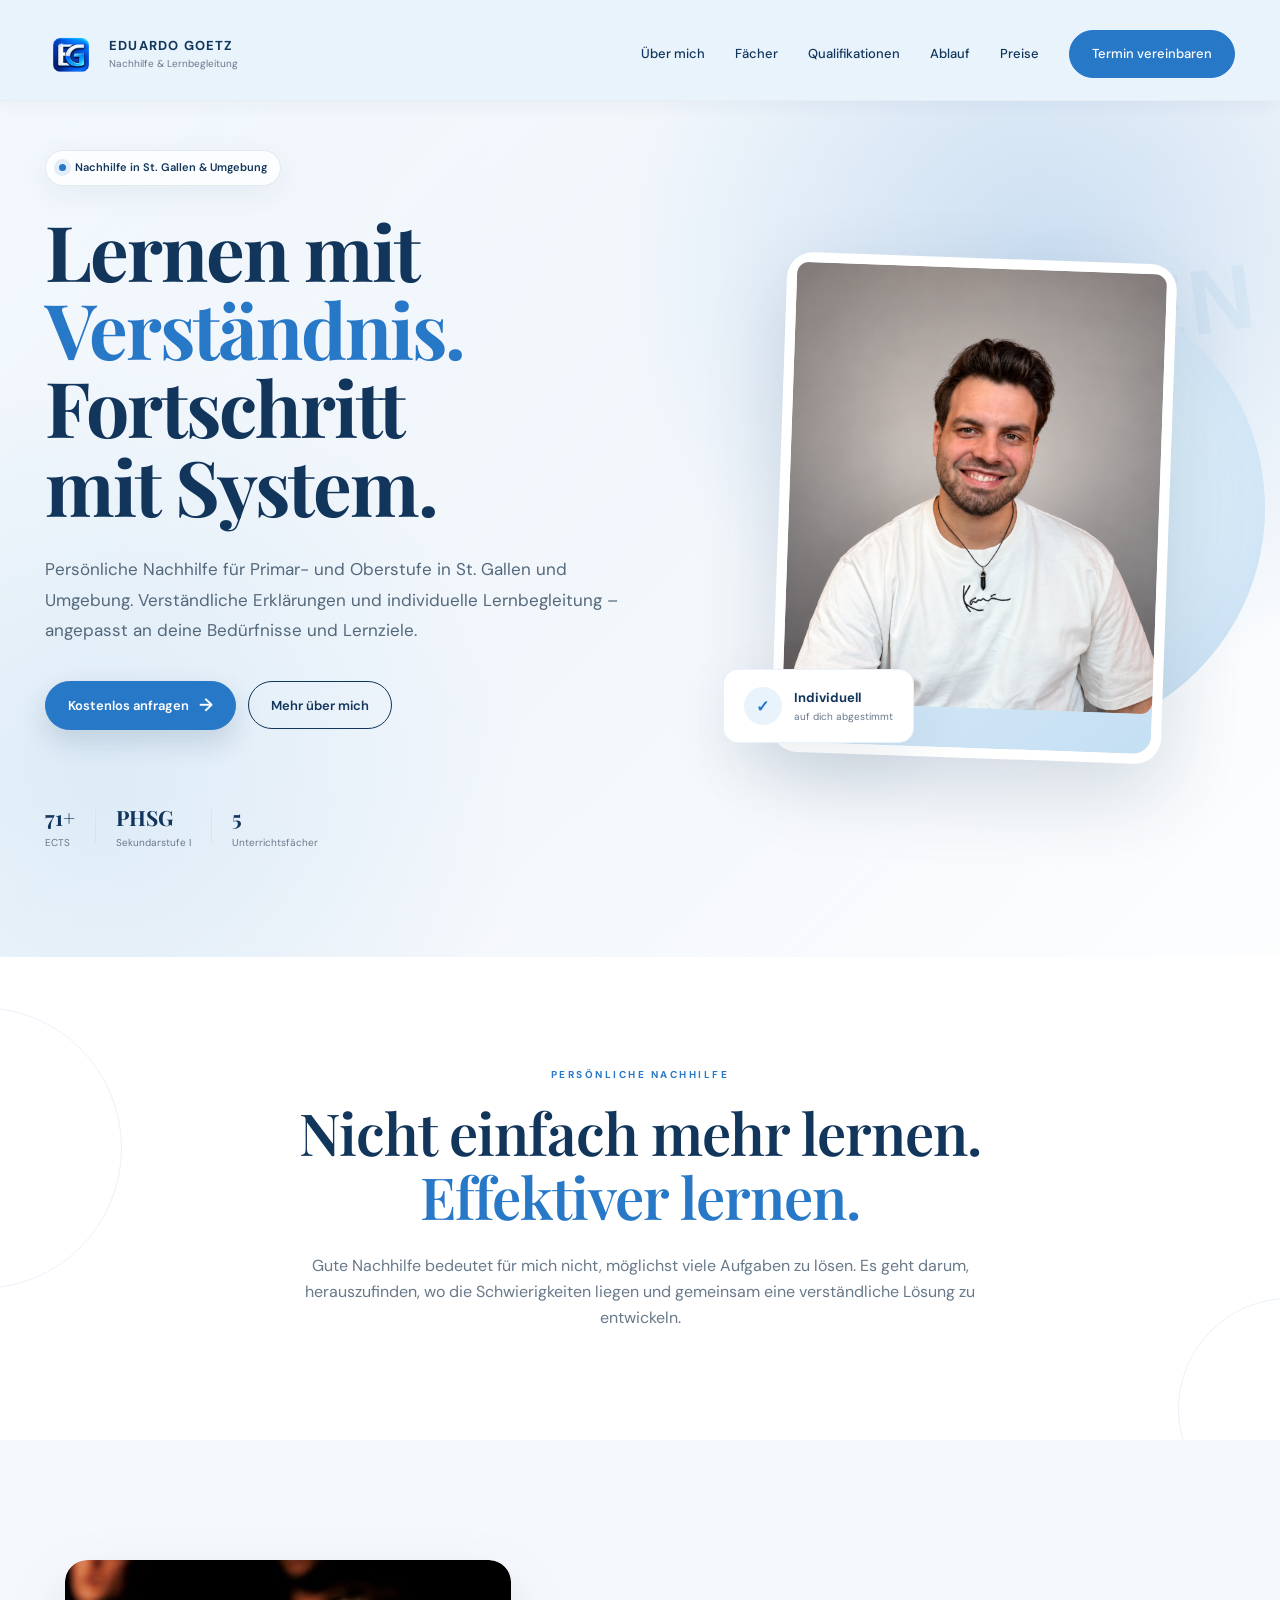
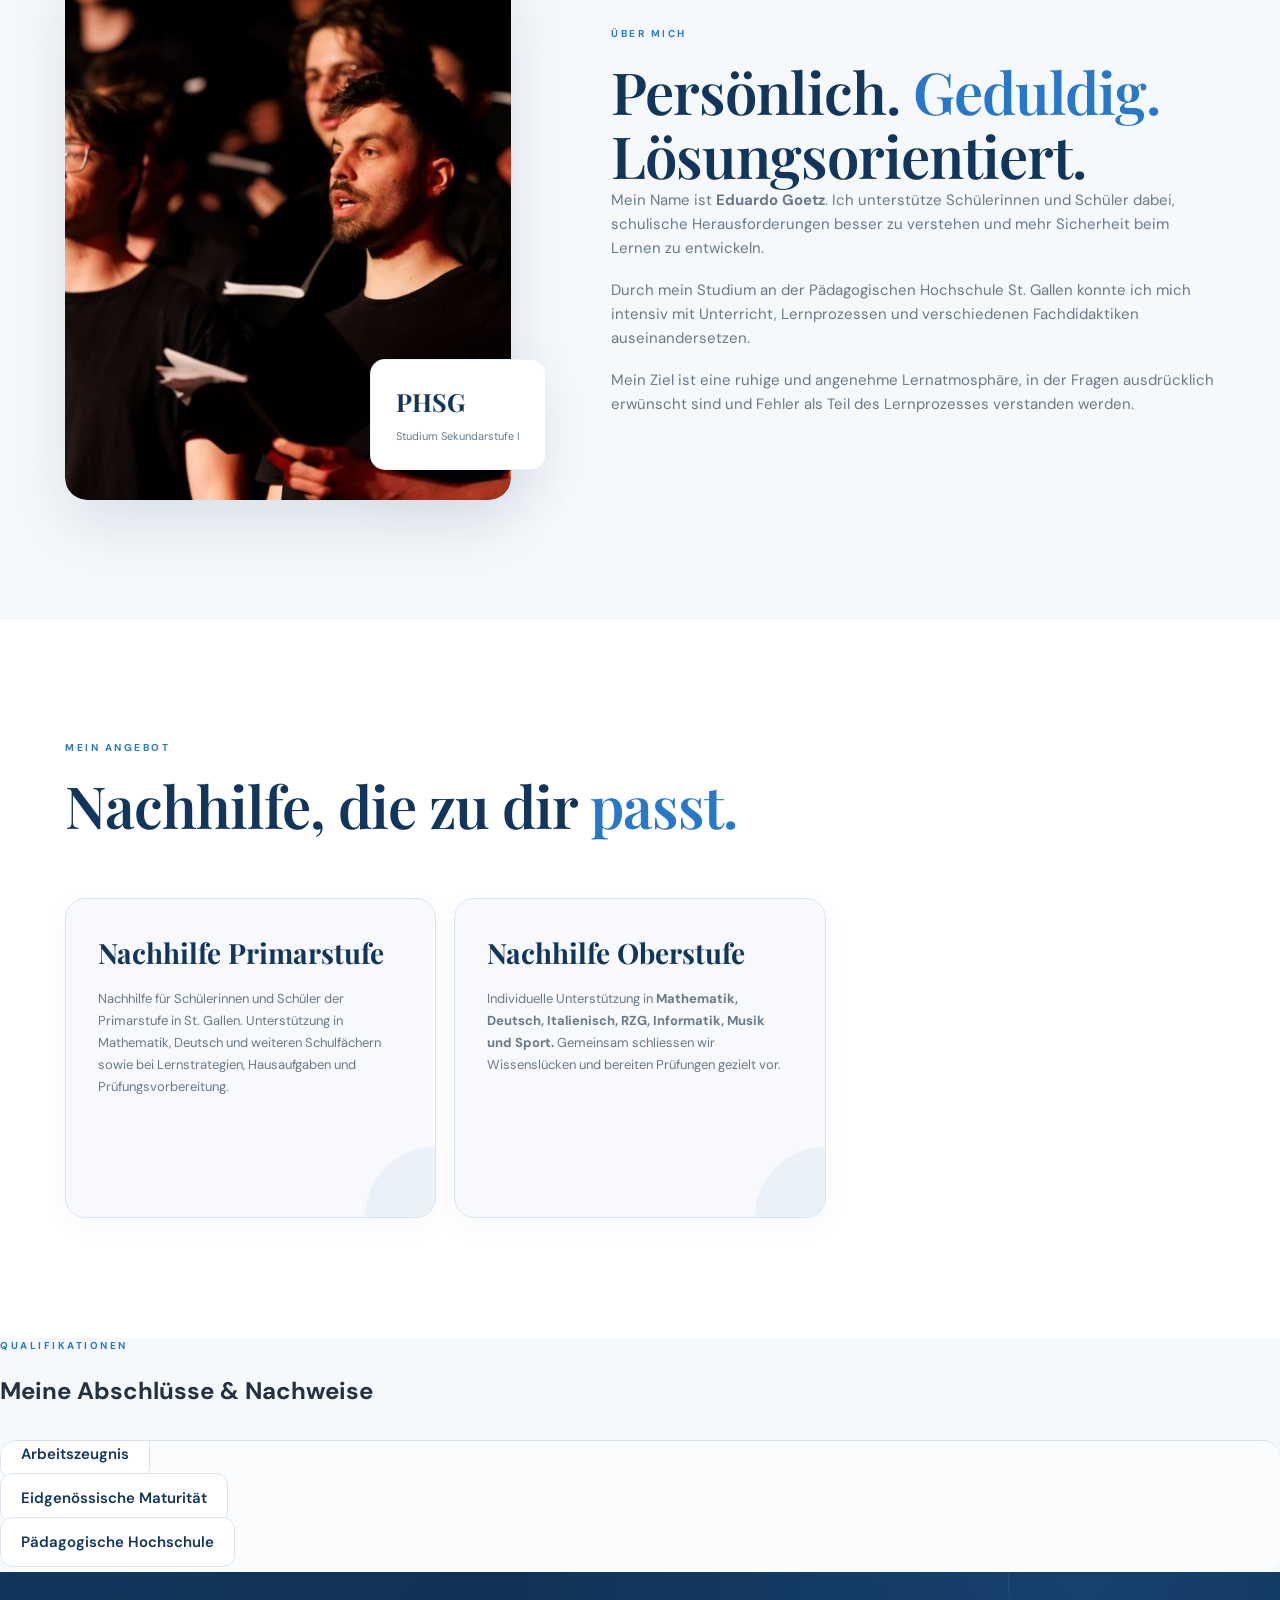
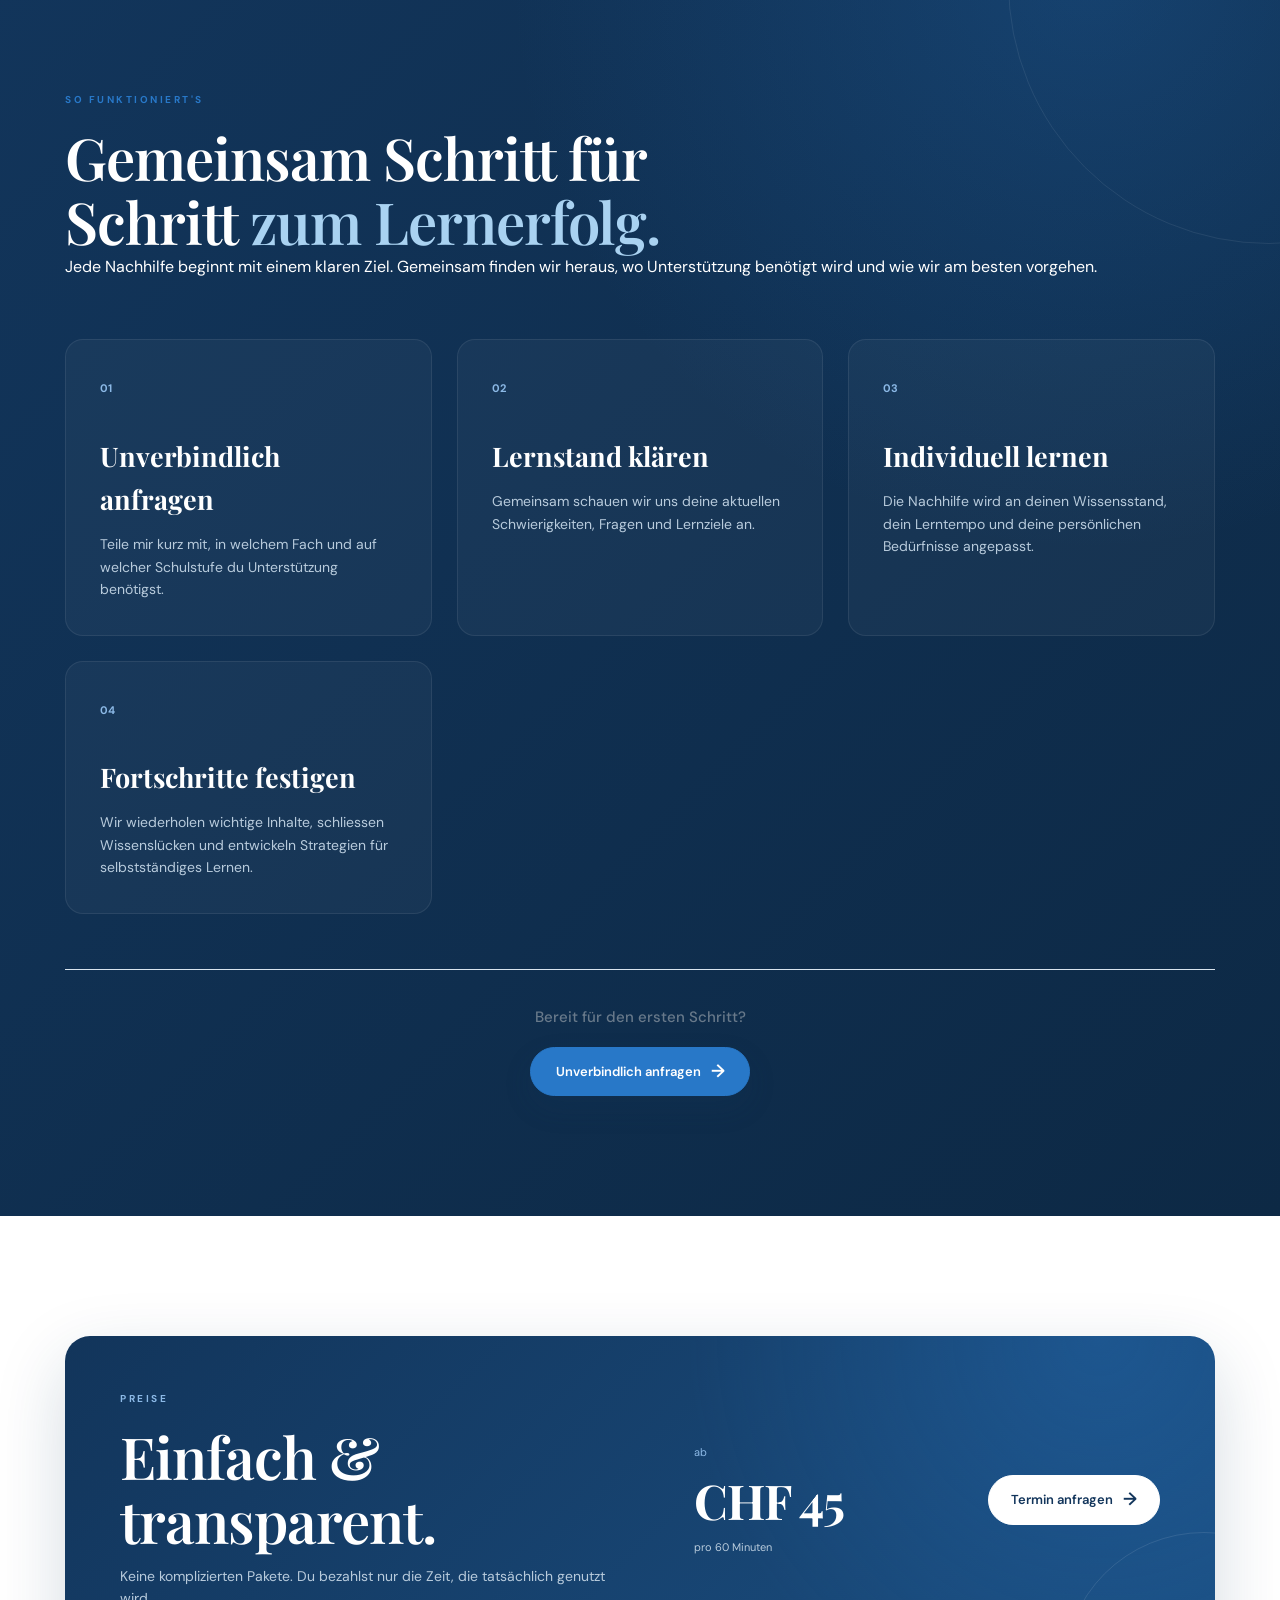
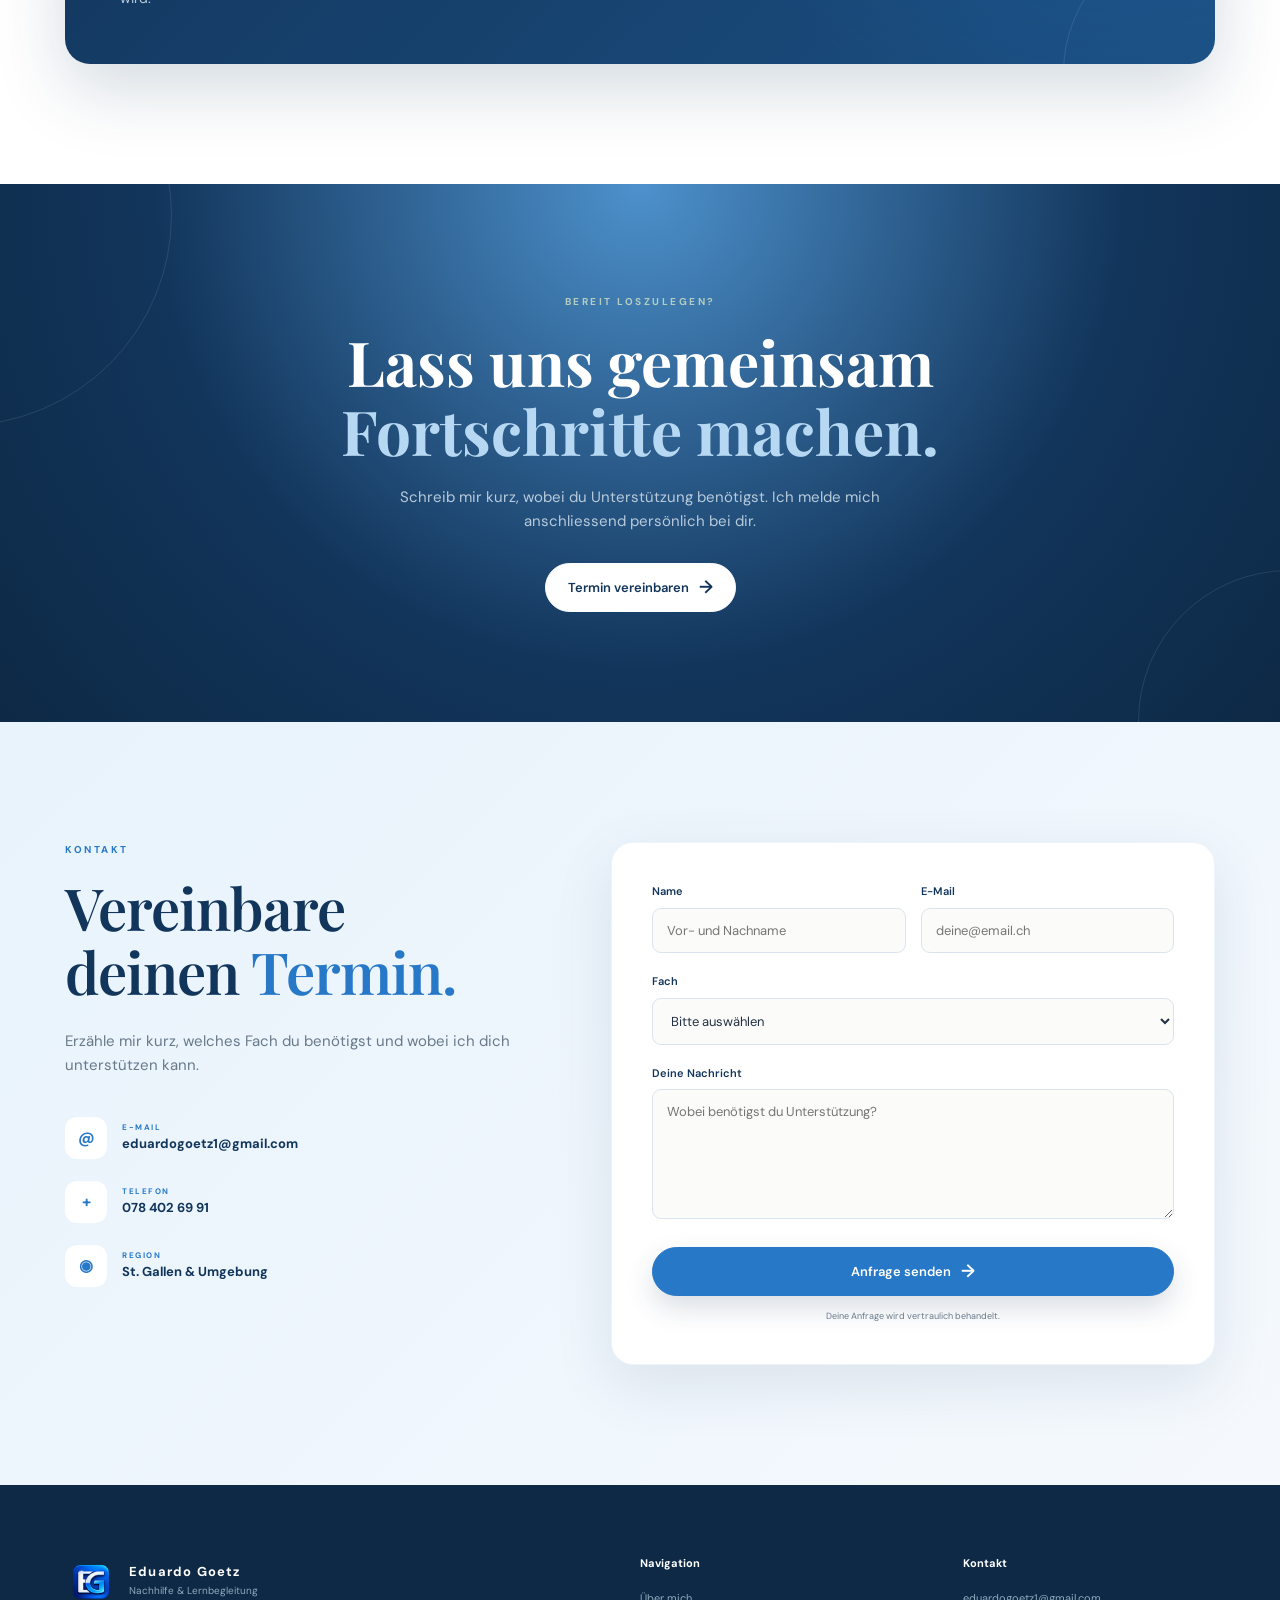
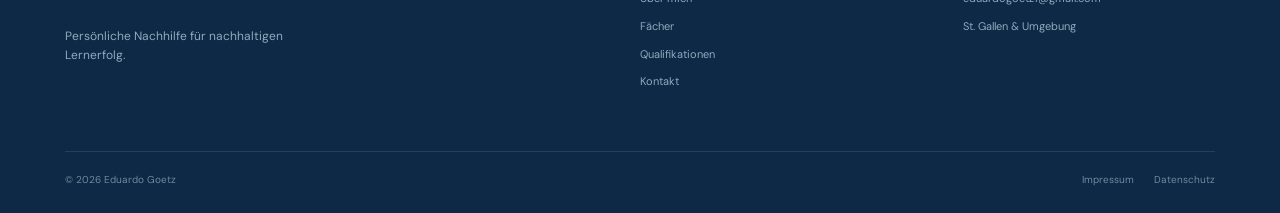
<file: index.html>
<!DOCTYPE html>
<html lang="de">
<head>
    <link rel="icon" type="image/png" sizes="32x32" href="favicon.png">
<link rel="shortcut icon" type="image/png" href="favicon.png">
<link rel="apple-touch-icon" href="icon-192.png">
    <meta charset="UTF-8">

    <meta name="viewport"
          content="width=device-width, initial-scale=1.0">

    <!-- SEO -->
    <title>Nachhilfe St. Gallen | Eduardo Goetz – Primar- & Oberstufe</title>

    <meta name="description"
          content="Persönliche Nachhilfe in St. Gallen und Umgebung für Primar- und Oberstufe. Unterstützung in Mathematik, Deutsch, Italienisch und weiteren Fächern. Jetzt unverbindlich anfragen.">

    <meta name="author" content="Eduardo Goetz">

    <meta name="robots" content="index, follow">

    <link rel="canonical"
          href="https://eduardogoetz549.github.io/Nachhilfelehrer-Eduardo-Goetz/">


    <!-- SOCIAL MEDIA / WHATSAPP VORSCHAU -->

    <meta property="og:title"
          content="Nachhilfe St. Gallen | Eduardo Goetz">

    <meta property="og:description"
          content="Persönliche Nachhilfe für Primar- und Oberstufe in St. Gallen und Umgebung.">

    <meta property="og:type"
          content="website">

    <meta property="og:url"
          content="https://eduardogoetz549.github.io/Nachhilfelehrer-Eduardo-Goetz/">

    <meta property="og:image"
          content="https://eduardogoetz549.github.io/Nachhilfelehrer-Eduardo-Goetz/Logo.png">


    <!-- DESIGN -->

    <link rel="stylesheet"
          href="Nachhilfelehrer.css">


    <!-- PWA / APP -->

    <link rel="manifest"
          href="manifest.json">

    <meta name="theme-color"
          content="#12355B">


    <!-- ICONS -->

    <link rel="icon"
          type="image/png"
          href="favicon.png">

    <link rel="apple-touch-icon"
          href="icon-192.png">


    <!-- SCHRIFTARTEN -->

    <link rel="preconnect"
          href="https://fonts.googleapis.com">

    <link rel="preconnect"
          href="https://fonts.gstatic.com"
          crossorigin>

    <link href="https://fonts.googleapis.com/css2?family=DM+Sans:wght@400;500;600;700&family=Playfair+Display:wght@500;600;700&display=swap"
          rel="stylesheet">

</head>

<body>

<!-- NAVIGATION -->

<header class="header" id="header">

    <nav class="navbar">

        <a href="#start" class="brand">

            <img src="Logo.png"
                 alt="Logo Nachhilfe"
                 class="logo">

            <div>
                <strong>EDUARDO GOETZ</strong>
                <span>Nachhilfe & Lernbegleitung</span>
            </div>

        </a>


        <div class="nav-links" id="navLinks">

            <a href="#ueber-mich">Über mich</a>
            <a href="#faecher">Fächer</a>
            <a href="#qualifikationen">Qualifikationen</a>
            <a href="#ablauf">Ablauf</a>
            <a href="#preise">Preise</a>

            <a href="#kontakt" class="nav-cta">
                Termin vereinbaren
            </a>

        </div>


        <button class="mobile-menu" id="mobileMenu">
            <span></span>
            <span></span>
            <span></span>
        </button>

    </nav>

</header>


<!-- HERO -->

<section class="hero" id="start">

    <div class="hero-background"></div>

    <div class="hero-container">

        <div class="hero-content">

            <div class="location-badge">
                <span class="status-dot"></span>
                Nachhilfe in St. Gallen & Umgebung
            </div>


            <h1>
                Lernen mit
                <em>Verständnis.</em>
                Fortschritt mit System.
            </h1>

<p class="hero-description">
    Persönliche Nachhilfe für Primar- und Oberstufe
    in St. Gallen und Umgebung. Verständliche Erklärungen
    und individuelle Lernbegleitung – angepasst an deine
    Bedürfnisse und Lernziele.
</p>

            <div class="hero-actions">

                <a href="#kontakt" class="btn btn-dark">
                    Kostenlos anfragen
                    <span>→</span>
                </a>

                <a href="#ueber-mich" class="btn btn-outline">
                    Mehr über mich
                </a>

            </div>


            <div class="hero-trust">

                <div class="trust-item">
                    <strong>71+</strong>
                    <span>ECTS</span>
                </div>

                <div class="trust-line"></div>

                <div class="trust-item">
                    <strong>PHSG</strong>
                    <span>Sekundarstufe I</span>
                </div>

                <div class="trust-line"></div>

                <div class="trust-item">
                    <strong>5</strong>
                    <span>Unterrichtsfächer</span>
                </div>

            </div>

        </div>


        <div class="hero-visual">

            <div class="photo-frame">

                <div class="photo-placeholder">

                    <img src="Portrait 1.png"
                         alt="Portrait von Eduardo Goetz"
                         style="width:100%; height:100%; object-fit:cover; border-radius:12px;">

                </div>

            </div>


            <div class="floating-card">

                <div class="floating-icon">✓</div>

                <div>
                    <strong>Individuell</strong>
                    <span>auf dich abgestimmt</span>
                </div>

            </div>

            <div class="decorative-circle"></div>

        </div>

    </div>

</section>


<!-- INTRO -->

<section class="intro">

    <div class="intro-container">

        <span class="section-eyebrow">
            PERSÖNLICHE NACHHILFE
        </span>

        <h2>
            Nicht einfach mehr lernen.
            <br>
            <span>Effektiver lernen.</span>
        </h2>

        <p>
            Gute Nachhilfe bedeutet für mich nicht,
            möglichst viele Aufgaben zu lösen.
            Es geht darum, herauszufinden, wo die
            Schwierigkeiten liegen und gemeinsam
            eine verständliche Lösung zu entwickeln.
        </p>

    </div>

</section>


<!-- ÜBER MICH -->

<section class="about section" id="ueber-mich">

    <div class="section-container">

        <div class="about-image">

            <div class="about-photo">

                <img src="Portrait%202.jpg"
                     alt="Portrait von Eduardo Goetz"
                     style="width:100%; height:100%; object-fit:cover; border-radius:22px;">

            </div>

            <div class="experience-card">
                <strong>PHSG</strong>
                <span>Studium Sekundarstufe I</span>
            </div>

        </div>


        <div class="about-content">

            <span class="section-eyebrow">
                ÜBER MICH
            </span>

            <h2>
                Persönlich.
                <span>Geduldig.</span>
                Lösungsorientiert.
            </h2>

            <p>
                Mein Name ist <strong>Eduardo Goetz</strong>.
                Ich unterstütze Schülerinnen und Schüler
                dabei, schulische Herausforderungen besser
                zu verstehen und mehr Sicherheit beim Lernen
                zu entwickeln.
            </p>

            <p>
                Durch mein Studium an der Pädagogischen
                Hochschule St. Gallen konnte ich mich intensiv
                mit Unterricht, Lernprozessen und verschiedenen
                Fachdidaktiken auseinandersetzen.
            </p>

            <p>
                Mein Ziel ist eine ruhige und angenehme
                Lernatmosphäre, in der Fragen ausdrücklich
                erwünscht sind und Fehler als Teil des
                Lernprozesses verstanden werden.
            </p>

        </div>

    </div>

</section>


<!-- FÄCHER -->

<section class="subjects section" id="faecher">

    <div class="section-container">

        <div class="section-header">

            <div>

                <span class="section-eyebrow">
                    MEIN ANGEBOT
                </span>

                <h2>
                    Nachhilfe, die zu dir
                    <span>passt.</span>
                </h2>

            </div>

        </div>


        <div class="subject-grid">

          <div class="subject-card">

    <h3>Nachhilfe Primarstufe</h3>

    <p>
        Nachhilfe für Schülerinnen und Schüler der Primarstufe
        in St. Gallen. Unterstützung in Mathematik, Deutsch und
        weiteren Schulfächern sowie bei Lernstrategien,
        Hausaufgaben und Prüfungsvorbereitung.
    </p>

</div>


<div class="subject-card">

    <h3>Nachhilfe Oberstufe</h3>

    <p>
        Individuelle Unterstützung in
        <strong>
            Mathematik, Deutsch, Italienisch, RZG,
            Informatik, Musik und Sport.
        </strong>
        Gemeinsam schliessen wir Wissenslücken und
        bereiten Prüfungen gezielt vor.
    </p>

</div>

        </div>

    </div>

</section>


<!-- QUALIFIKATIONEN -->

<section class="qualificationen" id="qualifikationen">

    <span class="section-eyebrow">
        QUALIFIKATIONEN
    </span>

    <h2>
        Meine Abschlüsse & Nachweise
    </h2>


    <ul class="qualification-list">

        <li>
            <a href="Arbeitszeugnis.html"
               class="qualification-link">
                Arbeitszeugnis
            </a>
        </li>

        <li>
            <a href="maturitaet.html"
               class="qualification-link">
                Eidgenössische Maturität
            </a>
        </li>

        <li>
            <a href="phsg.html"
               class="qualification-link">
                Pädagogische Hochschule
            </a>
        </li>

    </ul>

</section>


<!-- ABLAUF -->

<section class="process section" id="ablauf">

    <div class="section-container">

        <div class="process-title">

            <span class="section-eyebrow">
                SO FUNKTIONIERT'S
            </span>

            <h2>
                Gemeinsam Schritt für Schritt
                <span>zum Lernerfolg.</span>
            </h2>

            <p>
                Jede Nachhilfe beginnt mit einem klaren Ziel.
                Gemeinsam finden wir heraus, wo Unterstützung
                benötigt wird und wie wir am besten vorgehen.
            </p>

        </div>


        <div class="process-grid">


            <div class="process-card">

                <span class="process-number">01</span>

                <h3>Unverbindlich anfragen</h3>

                <p>
                    Teile mir kurz mit, in welchem Fach und auf
                    welcher Schulstufe du Unterstützung benötigst.
                </p>

            </div>


            <div class="process-card">

                <span class="process-number">02</span>

                <h3>Lernstand klären</h3>

                <p>
                    Gemeinsam schauen wir uns deine aktuellen
                    Schwierigkeiten, Fragen und Lernziele an.
                </p>

            </div>


            <div class="process-card">

                <span class="process-number">03</span>

                <h3>Individuell lernen</h3>

                <p>
                    Die Nachhilfe wird an deinen Wissensstand,
                    dein Lerntempo und deine persönlichen
                    Bedürfnisse angepasst.
                </p>

            </div>


            <div class="process-card">

                <span class="process-number">04</span>

                <h3>Fortschritte festigen</h3>

                <p>
                    Wir wiederholen wichtige Inhalte, schliessen
                    Wissenslücken und entwickeln Strategien für
                    selbstständiges Lernen.
                </p>

            </div>

        </div>


        <div class="process-cta">

            <p>
                Bereit für den ersten Schritt?
            </p>

            <a href="#kontakt" class="btn btn-dark">
                Unverbindlich anfragen
                <span>→</span>
            </a>

        </div>

    </div>

</section>


<!-- PREISE -->

<section class="pricing section" id="preise">

    <div class="section-container">

        <div class="pricing-box">

            <div>

                <span class="section-eyebrow">
                    PREISE
                </span>

                <h2>
                    Einfach & transparent.
                </h2>

                <p>
                    Keine komplizierten Pakete.
                    Du bezahlst nur die Zeit,
                    die tatsächlich genutzt wird.
                </p>

            </div>


            <div class="price">

                <span>ab</span>

                <strong>CHF 45</strong>

                <small>
                    pro 60 Minuten
                </small>

            </div>


            <a href="#kontakt" class="btn btn-light">

                Termin anfragen
                <span>→</span>

            </a>

        </div>

    </div>

</section>


<!-- CTA -->

<section class="cta">

    <div class="cta-container">

        <span class="section-eyebrow">
            BEREIT LOSZULEGEN?
        </span>

        <h2>
            Lass uns gemeinsam
            <span>Fortschritte machen.</span>
        </h2>

        <p>
            Schreib mir kurz, wobei du Unterstützung
            benötigst. Ich melde mich anschliessend
            persönlich bei dir.
        </p>

        <a href="#kontakt" class="btn btn-light">

            Termin vereinbaren
            <span>→</span>

        </a>

    </div>

</section>


<!-- KONTAKT -->

<section class="contact section" id="kontakt">

    <div class="section-container">

        <div class="contact-grid">

            <div class="contact-information">

                <span class="section-eyebrow">
                    KONTAKT
                </span>

                <h2>
                    Vereinbare deinen
                    <span>Termin.</span>
                </h2>

                <p>
                    Erzähle mir kurz, welches Fach du
                    benötigst und wobei ich dich
                    unterstützen kann.
                </p>


                <div class="contact-item">

                    <span class="contact-icon">@</span>

                    <div>
                        <small>E-MAIL</small>
                        <strong>eduardogoetz1@gmail.com</strong>
                    </div>

                </div>


                <div class="contact-item">

                    <span class="contact-icon">+</span>

                    <div>
                        <small>TELEFON</small>
                        <strong>078 402 69 91</strong>
                    </div>

                </div>


                <div class="contact-item">

                    <span class="contact-icon">◉</span>

                    <div>
                        <small>REGION</small>
                        <strong>St. Gallen & Umgebung</strong>
                    </div>

                </div>

            </div>


 <form class="contact-form"
      action="https://api.web3forms.com/submit"
      method="POST">

    <!-- Web3Forms -->
    <input type="hidden"
           name="access_key"
           value="b6cdb297-bf64-4ff7-8ade-f32777e6a51f">

    <input type="hidden"
           name="subject"
           value="Neue Nachhilfe-Anfrage über meine Webseite">

    <input type="hidden"
           name="redirect"
           value="https://eduardogoetz549.github.io/Nachhilfelehrer-Eduardo-Goetz/danke.html">


    <div class="form-row">

        <div class="form-group">
            <label for="name">Name</label>

            <input type="text"
                   id="name"
                   name="name"
                   placeholder="Vor- und Nachname"
                   required>
        </div>


        <div class="form-group">
            <label for="email">E-Mail</label>

            <input type="email"
                   id="email"
                   name="email"
                   placeholder="deine@email.ch"
                   required>
        </div>

    </div>


    <div class="form-group">

        <label for="fach">Fach</label>

        <select id="fach"
                name="Fach"
                required>

            <option value="">Bitte auswählen</option>

            <option value="Deutsch">Deutsch</option>
            <option value="Mathematik">Mathematik</option>
            <option value="Englisch">Englisch</option>
            <option value="Italienisch">Italienisch</option>
            <option value="Natur und Technik">Natur und Technik</option>
            <option value="Musik">Musik</option>
            <option value="RZG">RZG</option>
            <option value="Sport">Sport</option>
            <option value="Anderes Fach">Anderes Fach</option>

        </select>

    </div>


    <div class="form-group">

        <label for="message">Deine Nachricht</label>

        <textarea id="message"
                  name="Nachricht"
                  rows="6"
                  placeholder="Wobei benötigst du Unterstützung?"
                  required></textarea>

    </div>


    <button type="submit"
            class="btn btn-dark submit-button">

        Anfrage senden
        <span>→</span>

    </button>


    <small class="form-note">
        Deine Anfrage wird vertraulich behandelt.
    </small>

</form>

        </div>

    </div>

</section>


<!-- FOOTER -->

<footer class="footer">

    <div class="footer-container">

        <div class="footer-brand">

            <div class="brand">

                <img src="Logo.png"
                     alt="Logo Nachhilfe"
                     class="logo">

                <div>

                    <strong>
                        Eduardo Goetz
                    </strong>

                    <span>
                        Nachhilfe & Lernbegleitung
                    </span>

                </div>

            </div>


            <p>
                Persönliche Nachhilfe für nachhaltigen Lernerfolg.
            </p>

        </div>


        <div class="footer-column">

            <strong>
                Navigation
            </strong>

            <a href="#ueber-mich">
                Über mich
            </a>

            <a href="#faecher">
                Fächer
            </a>

            <a href="#qualifikationen">
                Qualifikationen
            </a>

            <a href="#kontakt">
                Kontakt
            </a>

        </div>


        <div class="footer-column">

            <strong>
                Kontakt
            </strong>

            <a href="mailto:eduardogoetz1@gmail.com">
                eduardogoetz1@gmail.com
            </a>

            <span>
                St. Gallen & Umgebung
            </span>

        </div>

    </div>


    <div class="footer-bottom">

        <span>
            © 2026 Eduardo Goetz
        </span>

        <div>
            <a href="#">Impressum</a>
            <a href="#">Datenschutz</a>
        </div>

    </div>

</footer>


<script>

    const mobileMenu =
        document.getElementById("mobileMenu");

    const navLinks =
        document.getElementById("navLinks");


    mobileMenu.addEventListener("click", () => {

        navLinks.classList.toggle("active");

        mobileMenu.classList.toggle("active");

    });


    document.querySelectorAll(".nav-links a")
        .forEach(link => {

            link.addEventListener("click", () => {

                navLinks.classList.remove("active");

                mobileMenu.classList.remove("active");

            });

        });


    window.addEventListener("scroll", () => {

        const header =
            document.getElementById("header");

        if (window.scrollY > 30) {

            header.classList.add("scrolled");

        } else {

            header.classList.remove("scrolled");

        }

    });

</script>
<script>
    if ("serviceWorker" in navigator) {
        window.addEventListener("load", () => {
            navigator.serviceWorker
                .register("./service-worker.js")
                .then(() => {
                    console.log("App bereit.");
                })
                .catch(error => {
                    console.log("Service Worker Fehler:", error);
                });
        });
    }
</script>
</body>
</html>
</file>
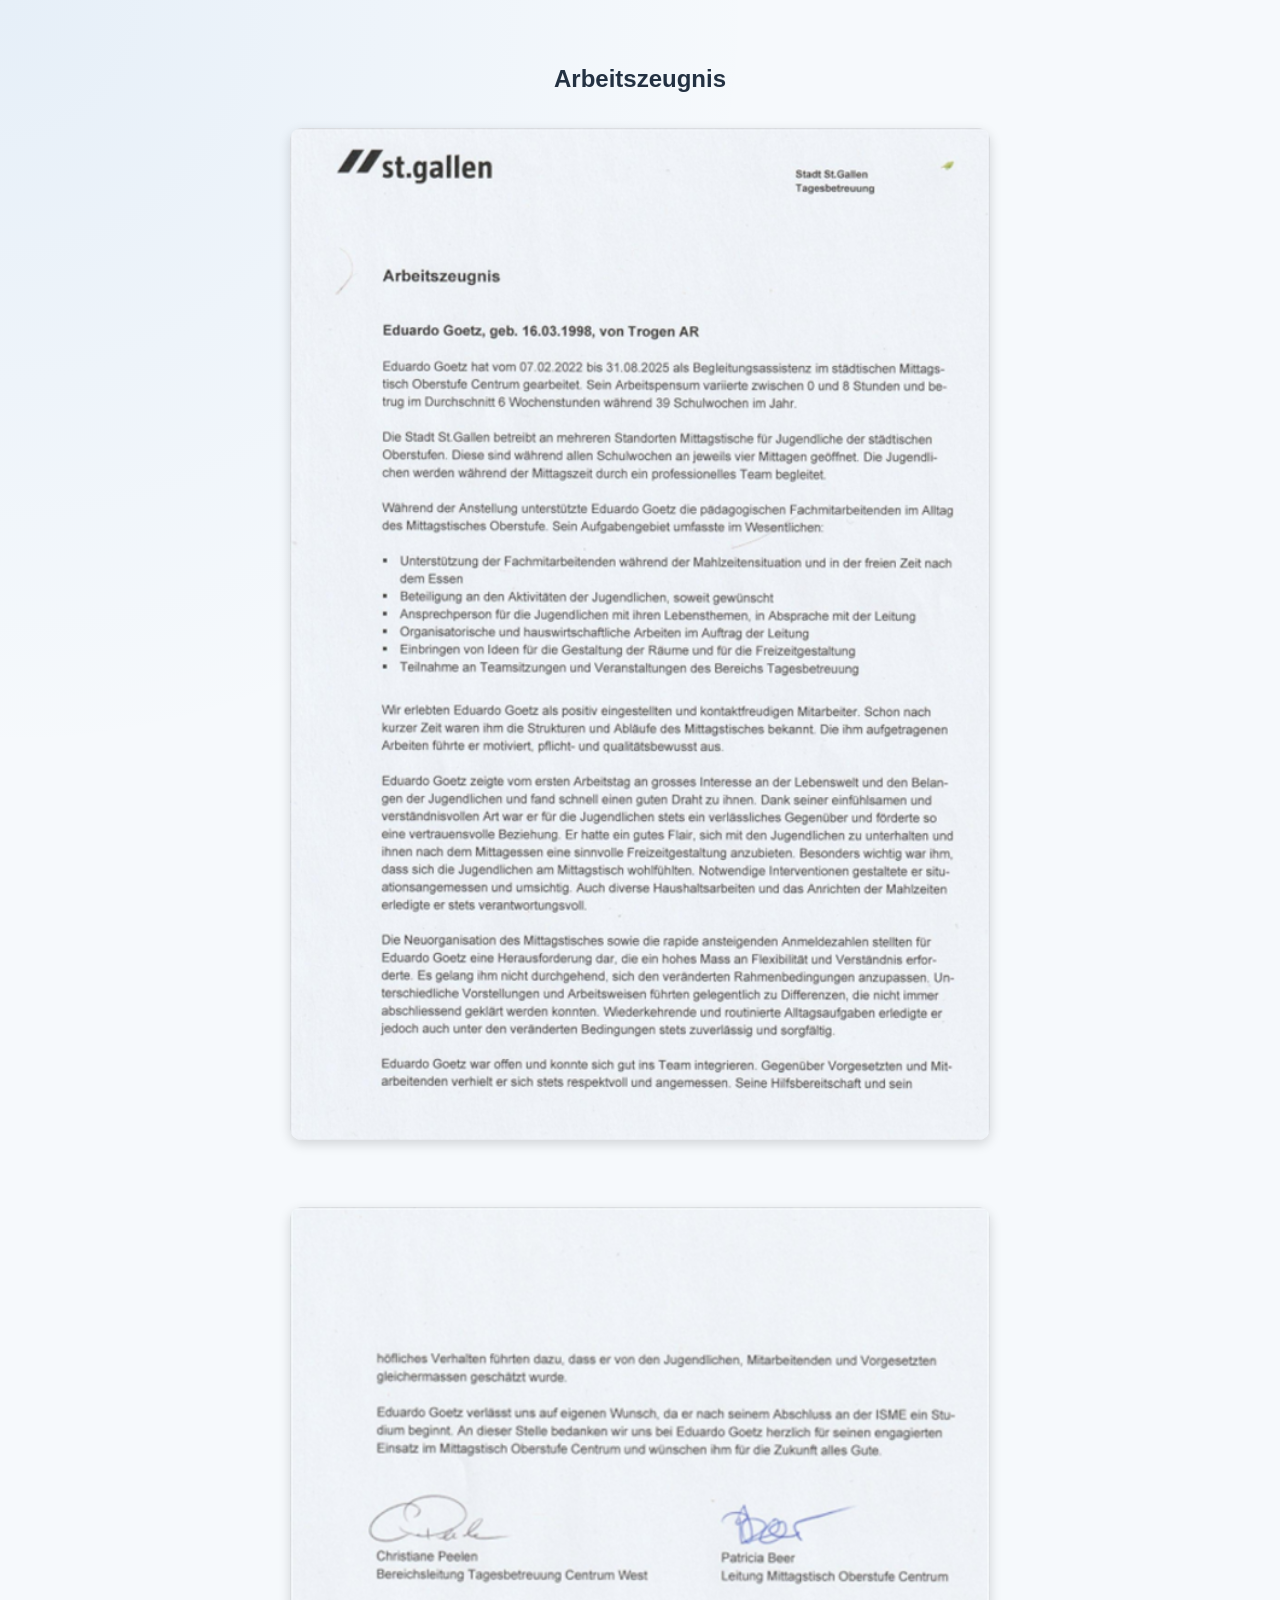
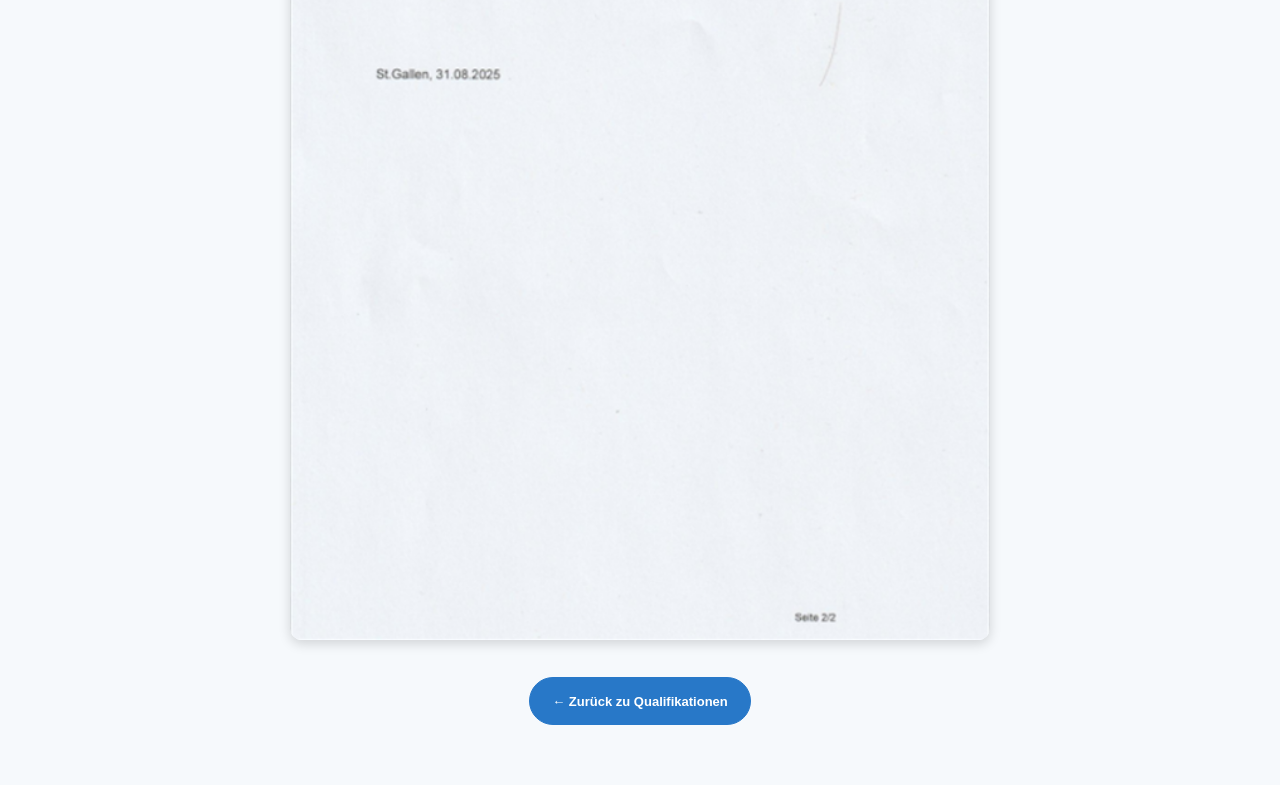
<file: Arbeitszeugnis.html>
<!DOCTYPE html>
<html lang="de">
<head>
    <meta charset="UTF-8">
    <title>Arbeitszeugnis</title>
    <link rel="stylesheet" href="Nachhilfelehrer.css">
    
</head>

<body>

<section class="qualification-detail">

    <h1>Arbeitszeugnis</h1>

    <img src="Arbeitszeugnis.png" alt="Arbeitszeugnis" class="qualification-image">
<img src="Arbeitszeugnis 2.png" alt="Arbeitszeugnis" class="qualification-image">


    <a href="index.html#qualifikationen" class="back-button">
        ← Zurück zu Qualifikationen
    </a>

</section>

</body>
</html>
</file>
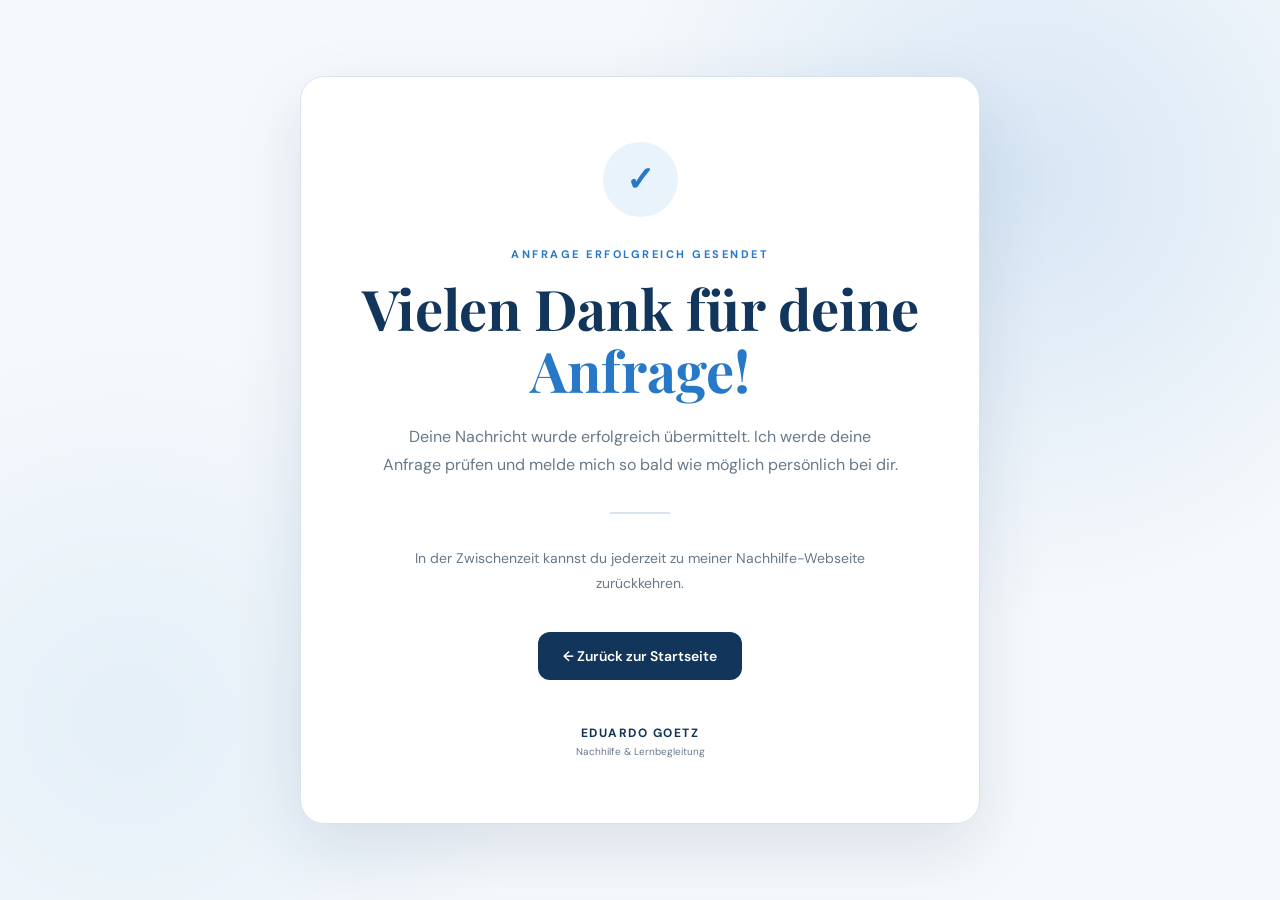
<file: danke.html>
<!DOCTYPE html>
<html lang="de">

<head>
    <meta charset="UTF-8">
    <meta name="viewport" content="width=device-width, initial-scale=1.0">

    <title>Vielen Dank | Eduardo Goetz Nachhilfe</title>

    <link rel="preconnect" href="https://fonts.googleapis.com">
    <link rel="preconnect" href="https://fonts.gstatic.com" crossorigin>

    <link href="https://fonts.googleapis.com/css2?family=DM+Sans:wght@400;500;600;700&family=Playfair+Display:wght@500;600;700&display=swap"
          rel="stylesheet">

    <style>

        * {
            margin: 0;
            padding: 0;
            box-sizing: border-box;
        }

        body {
            min-height: 100vh;
            display: flex;
            align-items: center;
            justify-content: center;

            padding: 30px;

            font-family: "DM Sans", sans-serif;

            background:
                radial-gradient(
                    circle at 80% 20%,
                    rgba(40, 120, 200, 0.15),
                    transparent 35%
                ),
                radial-gradient(
                    circle at 10% 80%,
                    rgba(126, 183, 226, 0.15),
                    transparent 30%
                ),
                #F6F9FC;

            color: #233142;
        }


        /* BOX */

        .thank-you-container {
            width: 100%;
            max-width: 680px;

            padding: 65px 55px;

            text-align: center;

            background: #ffffff;

            border: 1px solid #D9E4EE;
            border-radius: 24px;

            box-shadow:
                0 25px 70px rgba(18, 53, 91, 0.12);
        }


        /* CHECKMARK */

        .checkmark {
            width: 75px;
            height: 75px;

            margin: 0 auto 30px;

            display: flex;
            align-items: center;
            justify-content: center;

            border-radius: 50%;

            background: #E8F3FC;

            color: #2878C8;

            font-size: 34px;
            font-weight: 700;
        }


        /* SMALL TITLE */

        .eyebrow {
            display: block;

            margin-bottom: 16px;

            color: #2878C8;

            font-size: 11px;
            font-weight: 700;

            letter-spacing: 2.5px;
        }


        /* TITLE */

        h1 {
            margin-bottom: 22px;

            font-family: "Playfair Display", serif;

            color: #12355B;

            font-size: clamp(38px, 6vw, 56px);

            line-height: 1.1;
        }

        h1 span {
            color: #2878C8;
        }


        /* TEXT */

        p {
            max-width: 520px;

            margin: 0 auto;

            color: #68798A;

            font-size: 16px;

            line-height: 1.8;
        }


        /* DIVIDER */

        .divider {
            width: 60px;
            height: 2px;

            margin: 32px auto;

            background: #D9E4EE;
        }


        /* INFO */

        .info {
            margin-bottom: 35px;

            font-size: 14px;
        }


        /* BUTTON */

        .button {
            display: inline-flex;

            align-items: center;
            justify-content: center;

            gap: 12px;

            padding: 15px 25px;

            border-radius: 12px;

            background: #12355B;

            color: white;

            text-decoration: none;

            font-size: 14px;
            font-weight: 600;

            transition: 0.25s;
        }

        .button:hover {
            background: #2878C8;

            transform: translateY(-2px);

            box-shadow:
                0 10px 25px rgba(18, 53, 91, 0.15);
        }


        /* LOGO */

        .logo {
            margin-top: 45px;

            color: #12355B;

            font-size: 12px;

            letter-spacing: 1.5px;

            font-weight: 700;
        }

        .logo span {
            display: block;

            margin-top: 4px;

            color: #68798A;

            font-size: 10px;

            letter-spacing: 0;
            font-weight: 400;
        }


        /* MOBILE */

        @media (max-width: 600px) {

            .thank-you-container {
                padding: 45px 25px;
            }

            .checkmark {
                width: 65px;
                height: 65px;

                font-size: 29px;
            }

            p {
                font-size: 15px;
            }

        }

    </style>

</head>


<body>

    <main class="thank-you-container">

        <div class="checkmark">
            ✓
        </div>

        <span class="eyebrow">
            ANFRAGE ERFOLGREICH GESENDET
        </span>

        <h1>
            Vielen Dank für deine
            <span>Anfrage!</span>
        </h1>

        <p>
            Deine Nachricht wurde erfolgreich übermittelt.
            Ich werde deine Anfrage prüfen und melde mich
            so bald wie möglich persönlich bei dir.
        </p>

        <div class="divider"></div>

        <p class="info">
            In der Zwischenzeit kannst du jederzeit zu meiner
            Nachhilfe-Webseite zurückkehren.
        </p>

        <a href="index.html" class="button">
            ← Zurück zur Startseite
        </a>

        <div class="logo">
            EDUARDO GOETZ
            <span>Nachhilfe & Lernbegleitung</span>
        </div>

    </main>

</body>

</html>
</file>
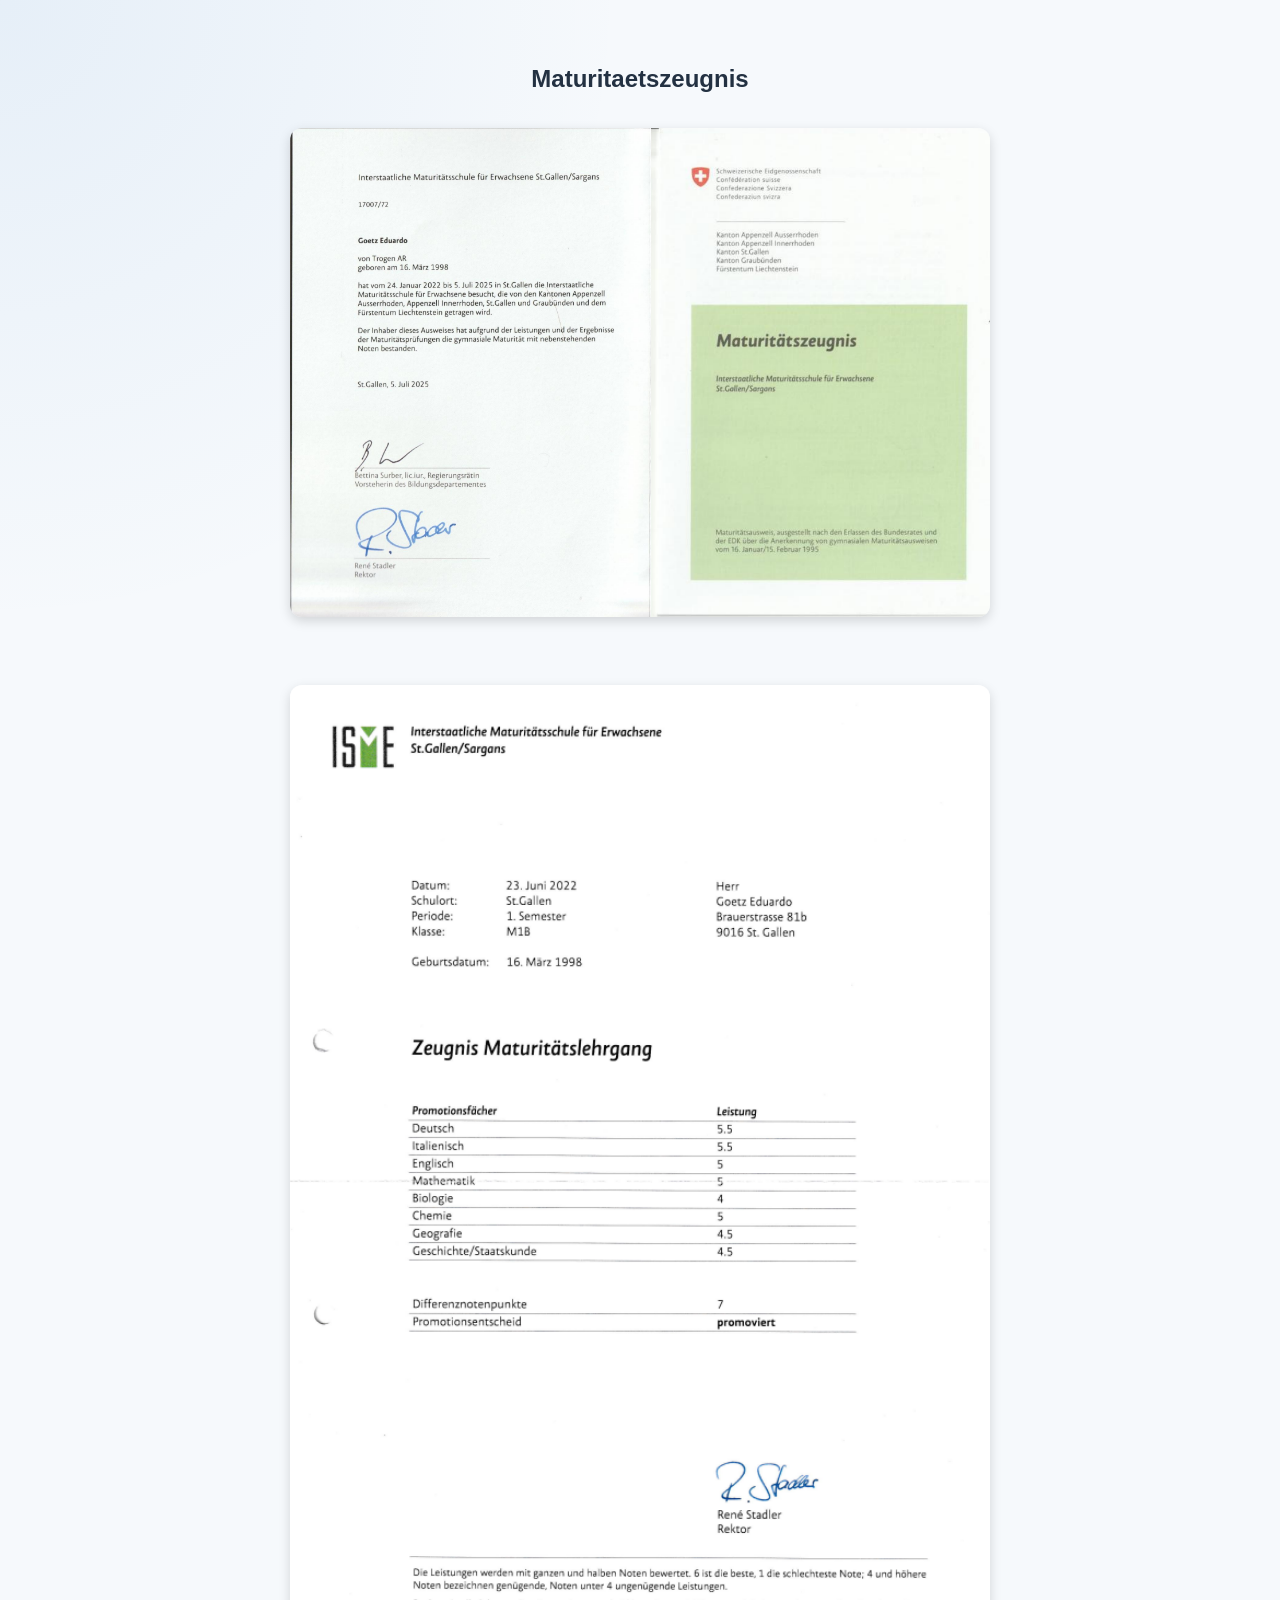
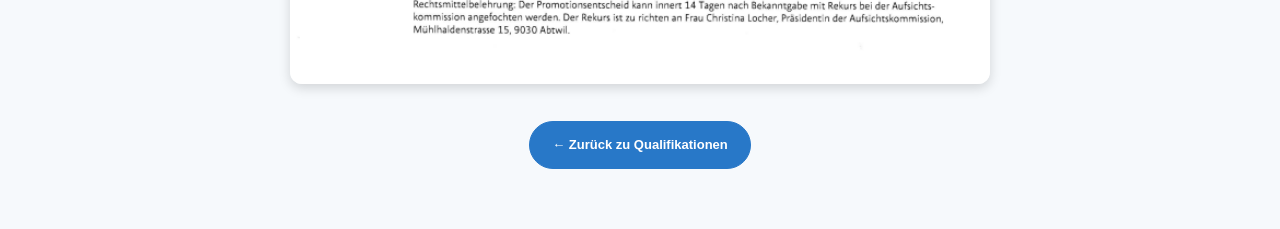
<file: maturitaet.html>
<!DOCTYPE html>
<html lang="de">
<head>
    <meta charset="UTF-8">
    <title>Arbeitszeugnis</title>
    <link rel="stylesheet" href="Nachhilfelehrer.css">
    
</head>

<body>

<section class="qualification-detail">

    <h1>Maturitaetszeugnis</h1>

    <img src="Maturitaet.png" alt="Arbeitszeugnis" class="qualification-image">
<img src="Maturitaet%202.png" alt="Arbeitszeugnis" class="qualification-image">


    <a href="index.html#qualifikationen" class="back-button">
        ← Zurück zu Qualifikationen
    </a>

</section>

</body>
</html>
</file>
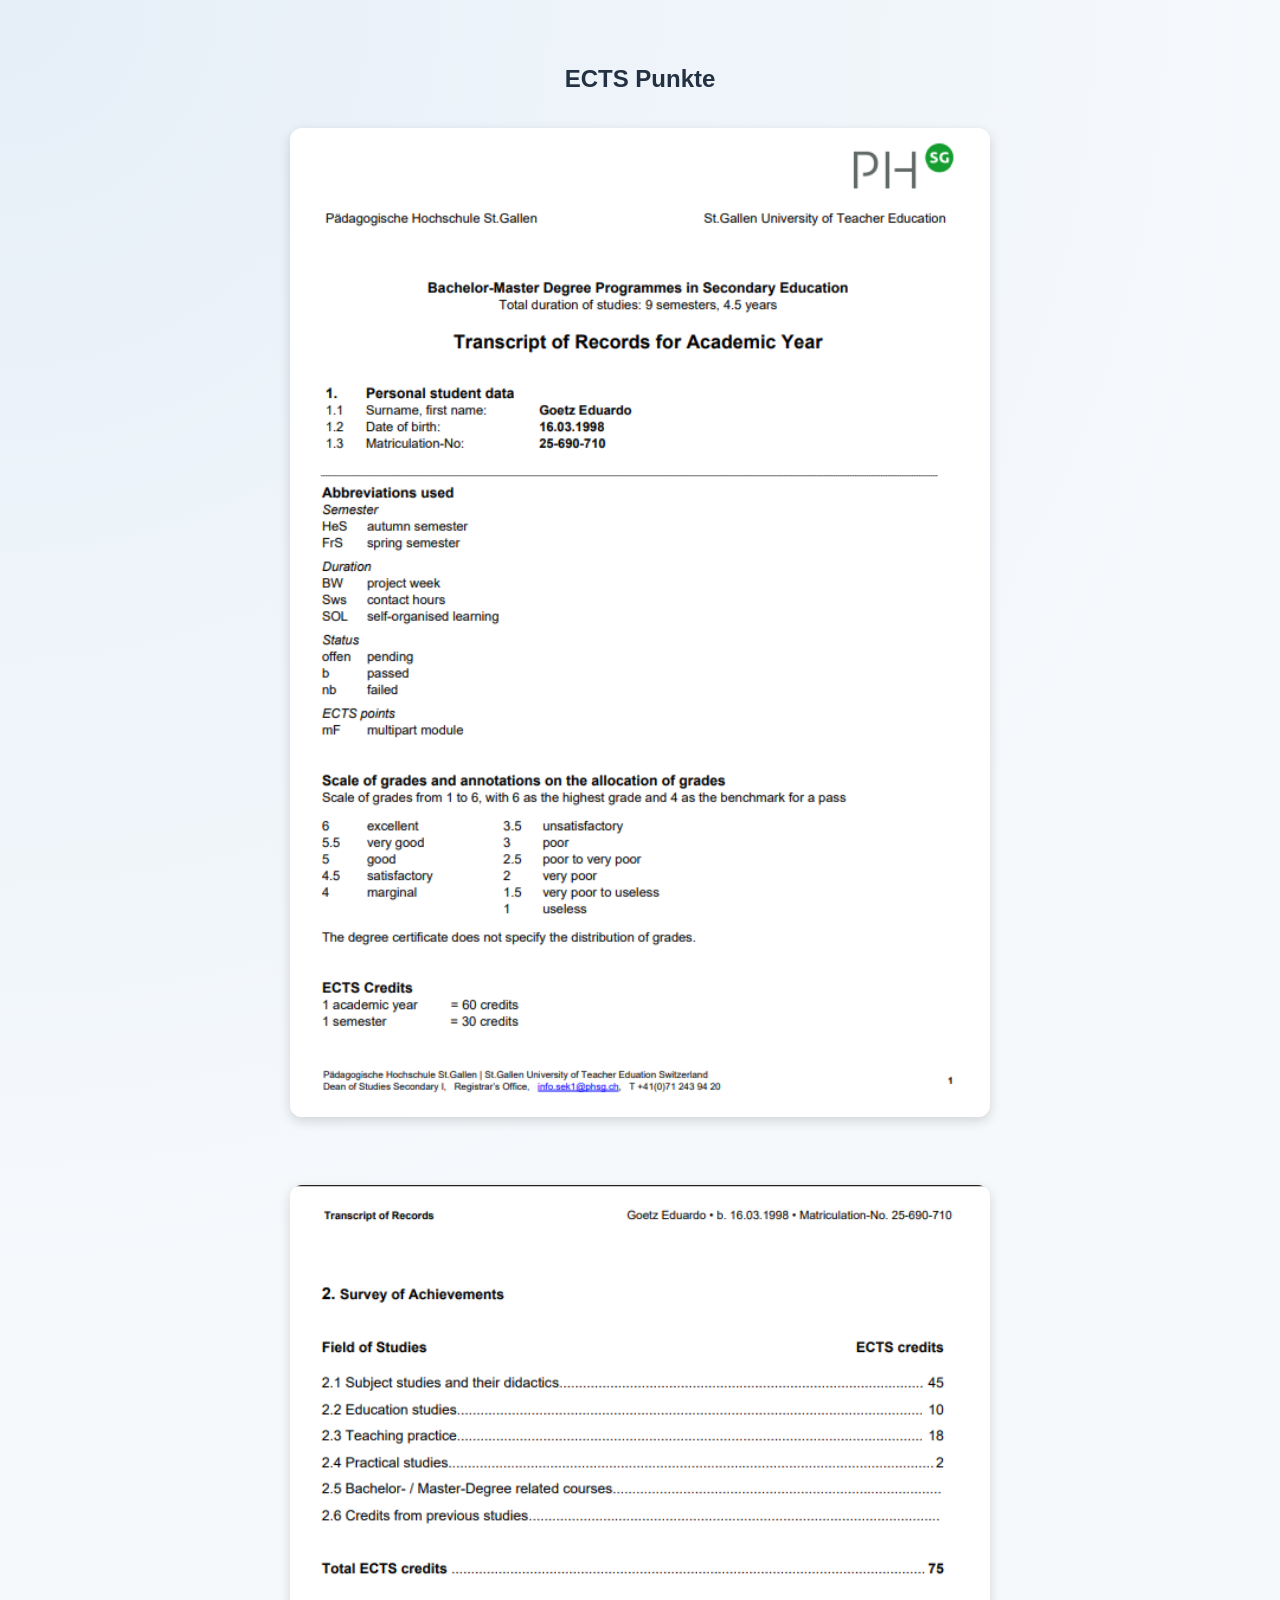
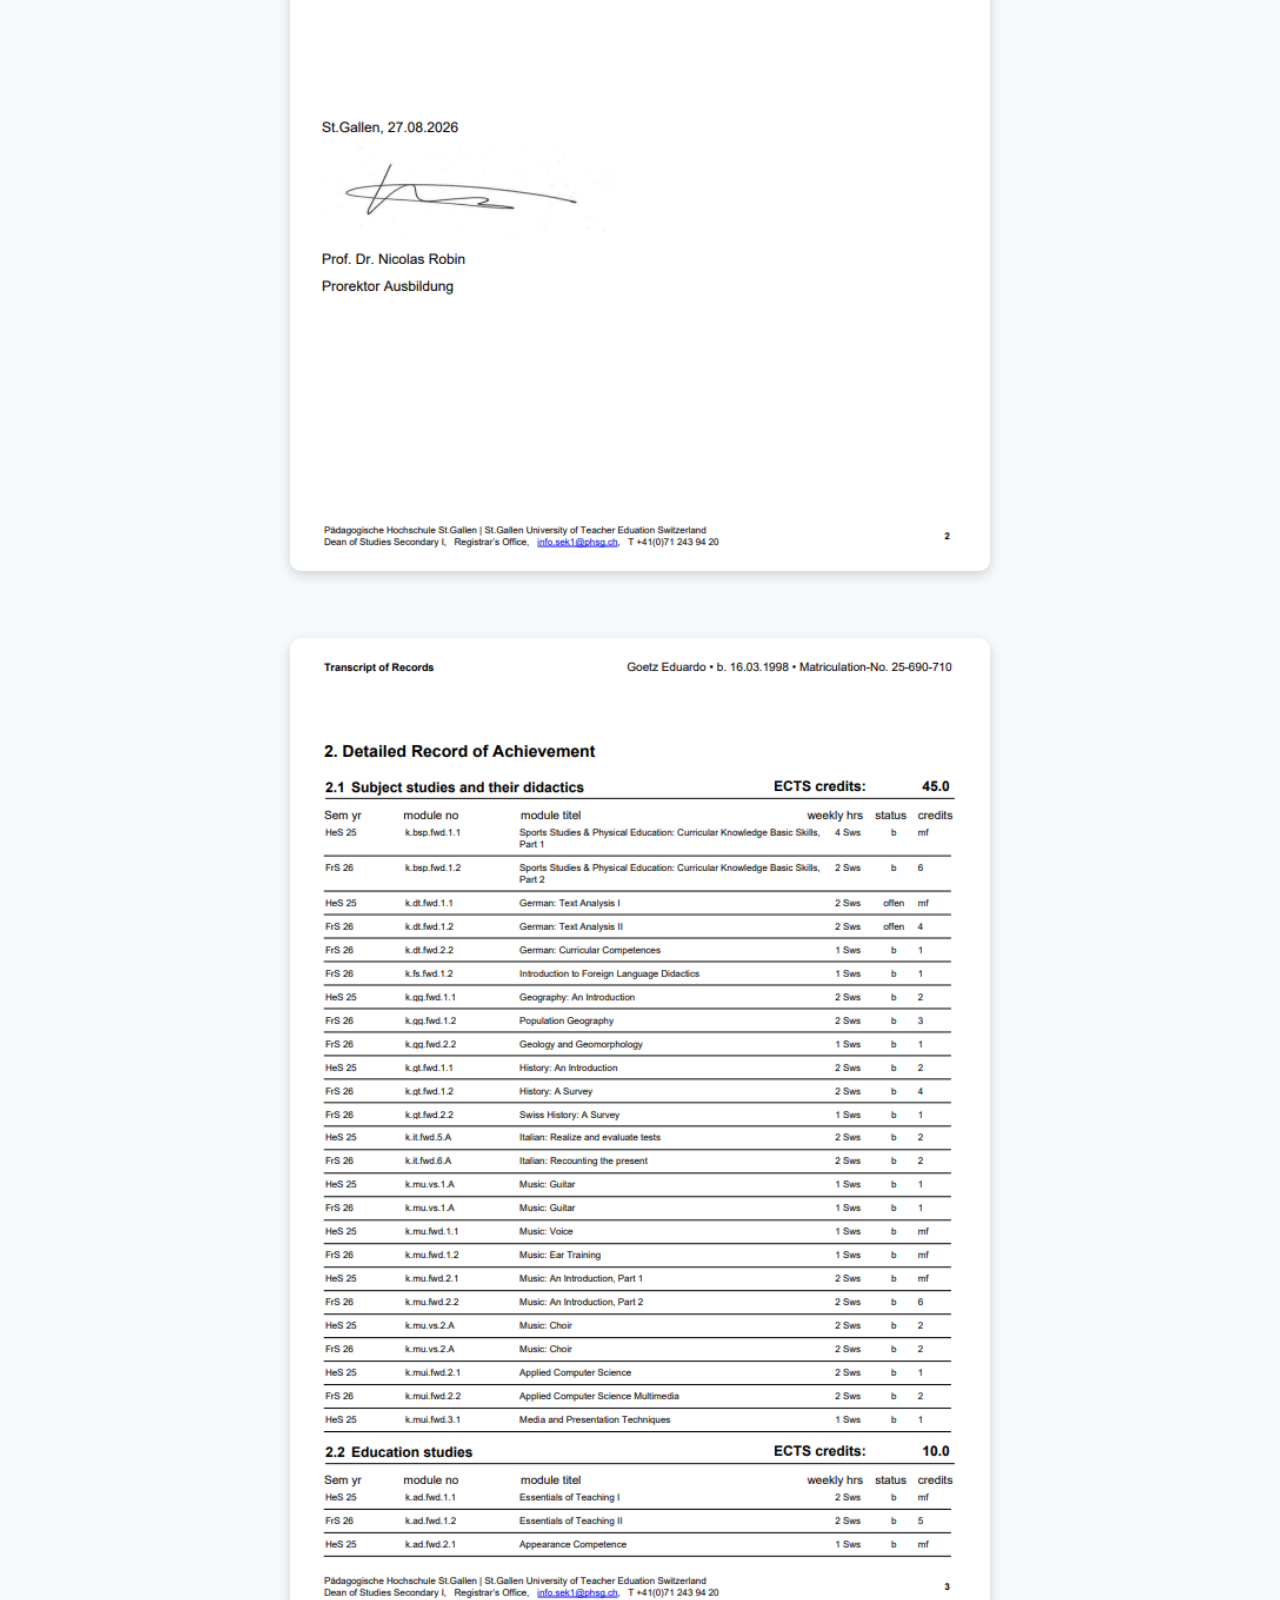
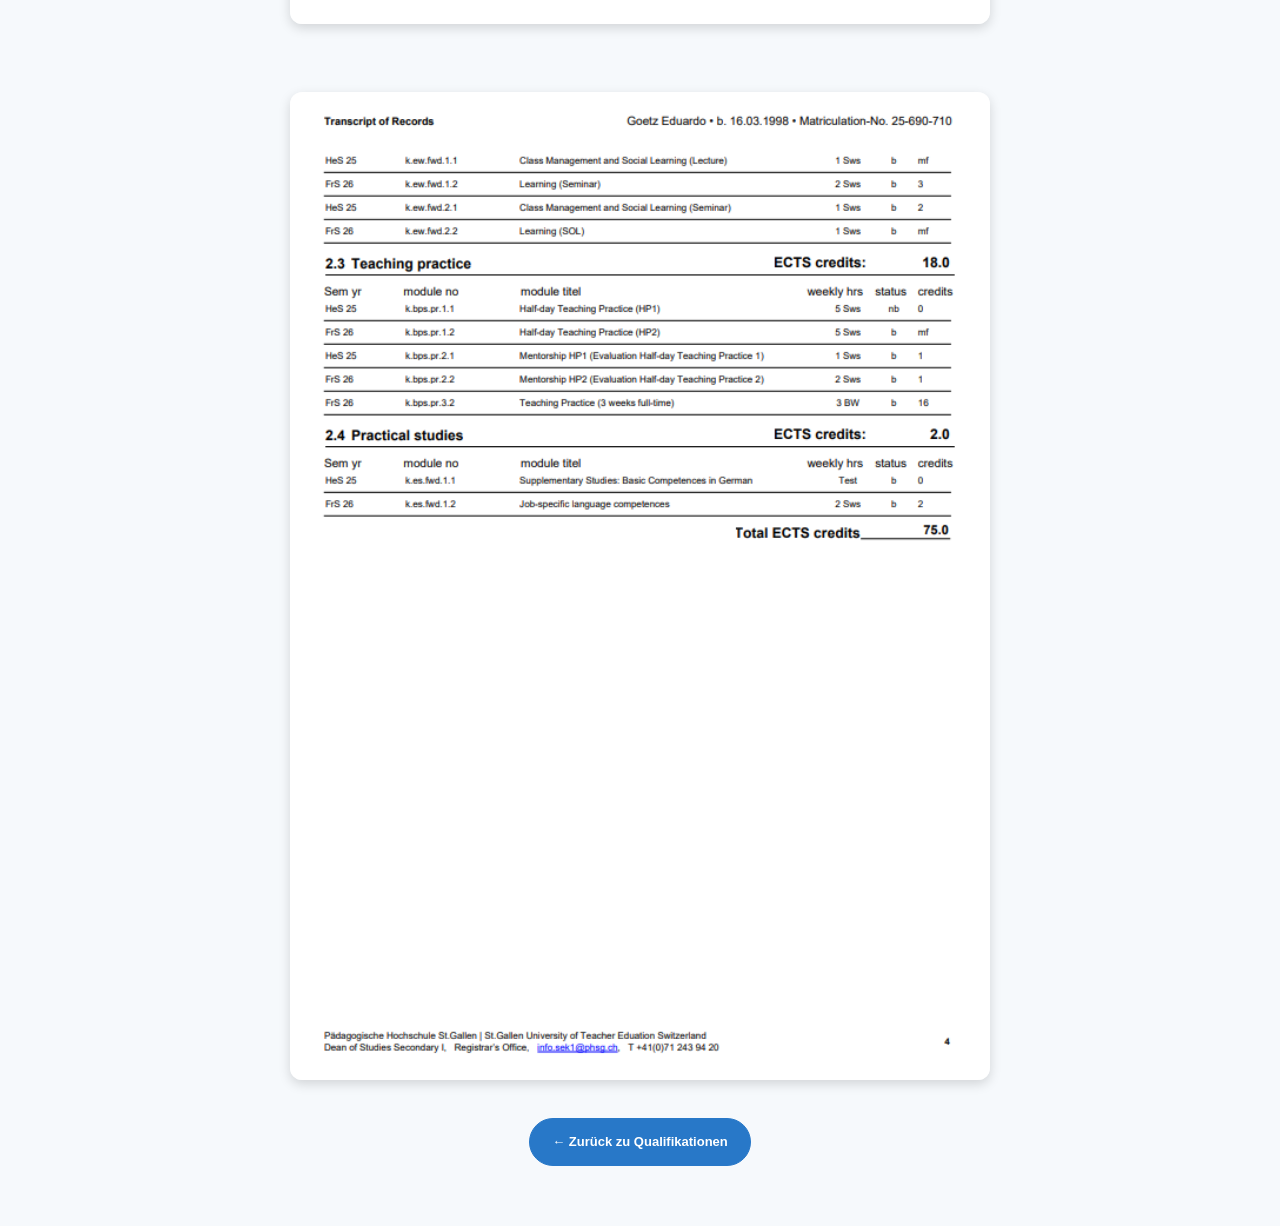
<file: phsg.html>
<!DOCTYPE html>
<html lang="de">
<head>
    <meta charset="UTF-8">
    <title>Arbeitszeugnis</title>
    <link rel="stylesheet" href="Nachhilfelehrer.css">
    
</head>

<body>

<section class="qualification-detail">

    <h1>ECTS Punkte</h1>

    <img src="PHSG.png" alt="ECTS" class="qualification-image">
<img src="PHSG%202.png" alt="ECTS" class="qualification-image">
    <img src="PHSG%203.png" alt="ECTS" class="qualification-image">
<img src="PHSG%204.png" alt="ECTS" class="qualification-image">


    <a href="index.html#qualifikationen" class="back-button">
        ← Zurück zu Qualifikationen
    </a>

</section>

</body>
</html>
</file>
<file: Nachhilfelehrer.css>
:root {
  /* Hauptfarben */
  --primary: #12355B;        /* Dunkles Navyblau */
  --primary-light: #1B4F82;  /* Hellere Navy-Variante */

  /* Akzentfarben */
  --accent: #2878C8;         /* Freundliches, kräftiges Blau */
  --accent-light: #E8F3FC;   /* Sehr helles Blau */
  --accent-soft: #F5F9FD;    /* Ultra-weiches Hintergrundblau */

  /* Hintergrundfarben */
  --background: #F6F9FC;     /* Haupt-Hintergrund */
  --background-alt: #EEF4F9; /* Sektionen-Hintergrund */
  --surface: #ffffff;        /* Karten, Boxen, Formulare */

  /* Textfarben */
  --text: #233142;           /* Haupttext */
  --text-muted: #68798A;     /* Sekundärtext */

  /* Linien & Schatten */
  --border: #D9E4EE;         /* Zartes Blau-Grau */
  --shadow: 0 20px 60px rgba(18, 53, 91, 0.08);

  /* Radius */
  --radius: 20px;
}



/* =====================================================
   RESET
===================================================== */

* {

    margin: 0;
    padding: 0;

    box-sizing: border-box;

}


html {

    scroll-behavior: smooth;

}


body {

    font-family:
        "DM Sans",
        sans-serif;

    background: var(--background);

    color: var(--text);

    line-height: 1.6;

}
a {

    color: inherit;

    text-decoration: none;

}


button,
input,
textarea,
select {

    font-family: inherit;

}


/* =====================================================
   HEADER
===================================================== */

.header {

    position: fixed;

    top: 0;
    left: 0;

    width: 100%;

    z-index: 1000;

    background: #E8F3FC;

    border-bottom: 1px solid #E8EDF3;

    box-shadow:
        0 3px 18px rgba(18, 48, 74, 0.05);

}


.header.scrolled {

background: #ffffff;

    box-shadow:
        0 4px 20px rgba(18, 48, 74, 0.08);

}


.navbar {

    max-width: 1250px;

    height: 92px;

    margin: auto;

    padding: 0 30px;

    display: flex;

    align-items: center;

    justify-content: space-between;

}


.brand {

    display: flex;

    align-items: center;

    gap: 12px;

}


.brand-mark {

    width: 40px;
    height: 40px;

    display: flex;

    align-items: center;
    justify-content: center;

    border-radius: 12px;

    background: var(--primary);

    color: white;

    font-family:
        "Playfair Display",
        serif;

    font-size: 21px;

}


.brand strong {

    display: block;

    color: var(--primary);

    font-size: 13px;

    letter-spacing: 1.5px;

}


.brand span {

    display: block;

    color: var(--text-muted);

    font-size: 10px;

}


.nav-links {

    display: flex;

    align-items: center;

    gap: 30px;

}


.nav-links > a {

    font-size: 13px;

    font-weight: 500;

    color: var(--primary);

    transition: 0.25s;

}


.nav-links > a:hover {

    color: var(--accent);

}


.nav-cta {

    background: var(--primary);

    color: white !important;

    padding: 13px 21px;

    border-radius: 100px;

}


.nav-cta:hover {

    background: var(--accent);

}


.mobile-menu {

    display: none;

    border: 0;

    background: none;

    cursor: pointer;

}


.mobile-menu span {

    display: block;

    width: 25px;

    height: 2px;

    margin: 5px;

    background: var(--primary);

}


/* =====================================================
   HERO
===================================================== */

.hero {

    min-height: 820px;

    position: relative;

    overflow: hidden;

    display: flex;

    align-items: center;

}


.hero-background {

    position: absolute;

    inset: 0;

    background:

        radial-gradient(
            circle at 80% 30%,
            rgba(194, 215, 203, 0.7),
            transparent 35%
        ),

        radial-gradient(
            circle at 10% 80%,
            rgba(236, 228, 205, 0.6),
            transparent 30%
        );

}


.hero-container {

    position: relative;

    width: 100%;

    max-width: 1250px;

    margin: auto;

    padding: 150px 30px 90px;

    display: grid;

    grid-template-columns:
        1.05fr
        0.95fr;

    gap: 90px;

    align-items: center;

}


.location-badge {

    display: inline-flex;

    align-items: center;

    gap: 9px;

    padding: 8px 13px;

    border-radius: 50px;

    background:
        rgba(255,255,255,0.8);

    border:
        1px solid rgba(18,53,91,0.10);

    color: var(--primary);

    font-size: 11px;

    font-weight: 600;

    margin-bottom: 25px;

}


.status-dot {

    width: 7px;
    height: 7px;

    border-radius: 50%;

    background: var(--accent);

}


.hero h1 {

    max-width: 750px;

    font-family:
        "Playfair Display",
        serif;

    color: var(--primary);

    font-size:
        clamp(52px, 6vw, 82px);

    line-height: 1.02;

    letter-spacing: -2px;

    margin-bottom: 30px;

}


.hero h1 em {

    font-style: normal;

    color: var(--accent);

}


.hero-description {

    max-width: 590px;

    font-size: 17px;

    color: var(--text-muted);

    line-height: 1.8;

    margin-bottom: 35px;

}


.hero-actions {

    display: flex;

    align-items: center;

    gap: 12px;

    flex-wrap: wrap;

}


/* =====================================================
   BUTTONS
===================================================== */

.btn {

    display: inline-flex;

    align-items: center;

    justify-content: center;

    gap: 15px;

    padding: 15px 23px;

    border-radius: 100px;

    border: 1px solid transparent;

    font-size: 13px;

    font-weight: 600;

    transition:
        transform 0.25s,
        background 0.25s;

}


.btn span {

    font-size: 18px;

}


.btn:hover {

    transform: translateY(-2px);

}


.btn-dark {

    background: var(--primary);

    color: #12355B;
   border: 1px solid #000;
border-radius: 12px;
}


.btn-dark:hover {

    background: var(--accent);

}


.btn-outline {

    border-color: var(--primary);

    color: var(--primary);

}


.btn-outline:hover {

    background: var(--primary);

    color: white;

}


.btn-light {

    background: white;

    color: var(--primary);

}


.btn-light:hover {

    background: var(--accent-light);

}


/* =====================================================
   HERO TRUST
===================================================== */

.hero-trust {

    display: flex;

    align-items: center;

    gap: 20px;

    margin-top: 55px;

}


.trust-item {

    display: flex;

    flex-direction: column;

}


.trust-item strong {

    color: var(--primary);

    font-family:
        "Playfair Display",
        serif;

    font-size: 21px;

}


.trust-item span {

    color: var(--text-muted);

    font-size: 10px;

}


.trust-line {

    width: 1px;

    height: 35px;

    background: var(--border);

}


/* =====================================================
   HERO IMAGE
===================================================== */

.hero-visual {

    position: relative;

    min-height: 540px;

    display: flex;

    align-items: center;

    justify-content: center;

}


.photo-frame {

    position: relative;

    z-index: 2;

    width: 390px;

    height: 500px;

    padding: 10px;

    background: white;

    box-shadow: var(--shadow);

    transform: rotate(2deg);

}


.photo-placeholder {

    width: 100%;
    height: 100%;

    display: flex;

    align-items: flex-end;

    justify-content: center;

    padding-bottom: 40px;

    background:

        linear-gradient(
            145deg,
            #E4F1FB,
            #C7DFF2
        );

}


.photo-text {

    text-align: center;

    color: var(--primary);

}


.photo-text span {

    display: block;

    font-family:
        "Playfair Display",
        serif;

    font-size: 28px;

}


.photo-text small {

    font-size: 10px;

    color: var(--text-muted);

}


.floating-card {

    position: absolute;

    z-index: 5;

    bottom: 35px;

    left: 10px;

    display: flex;

    align-items: center;

    gap: 12px;

    padding: 17px 20px;

    background: white;

    border-radius: 15px;

    box-shadow: var(--shadow);

}


.floating-icon {

    width: 38px;
    height: 38px;

    display: flex;

    align-items: center;
    justify-content: center;

    border-radius: 50%;

    background: var(--accent-light);

    color: var(--accent);

    font-weight: 700;

}


.floating-card strong {

    display: block;

    font-size: 13px;

    color: var(--primary);

}


.floating-card span {

    display: block;

    color: var(--text-muted);

    font-size: 10px;

}


.decorative-circle {

    position: absolute;

    width: 460px;
    height: 460px;

    border-radius: 50%;

    background: var(--accent-light);

    right: -30px;

    z-index: 1;

}


/* =====================================================
   GENERAL SECTIONS
===================================================== */

.section {

    padding: 120px 30px;

}


.section-container {

    max-width: 1150px;

    margin: auto;

}


.section-eyebrow {

    display: block;

    color: var(--accent);

    font-size: 10px;

    letter-spacing: 2.5px;

    font-weight: 700;

    margin-bottom: 18px;

}


.section-header {

    display: flex;

    justify-content: space-between;

    align-items: end;

    gap: 50px;

    margin-bottom: 60px;

}


.section-header h2,
.about-content h2,
.process-title h2,
.pricing-box h2,
.contact-information h2 {

    font-family:
        "Playfair Display",
        serif;

    color: var(--primary);

    font-size:
        clamp(40px, 5vw, 58px);

    line-height: 1.1;

    letter-spacing: -1px;

}


.section-header h2 span,
.about-content h2 span,
.process-title h2 span,
.contact-information h2 span {

    color: var(--accent);

}


.section-header > p {

    max-width: 350px;

    color: var(--text-muted);

    font-size: 14px;

}


/* =====================================================
   INTRO
===================================================== */

.intro {

    padding: 110px 30px;

    background: white;

    text-align: center;

}


.intro-container {

    max-width: 750px;

    margin: auto;

}


.intro h2 {

    font-family:
        "Playfair Display",
        serif;

    color: var(--primary);

    font-size:
        clamp(38px, 5vw, 56px);

    line-height: 1.15;

    margin-bottom: 25px;

}


.intro h2 span {

    color: var(--accent);

}


.intro p {

    color: var(--text-muted);

    font-size: 16px;

}


/* =====================================================
   ABOUT
===================================================== */

.about {

    background: var(--background);

}


.about .section-container {

    display: grid;

    grid-template-columns:
        0.85fr
        1.15fr;

    gap: 100px;

    align-items: center;

}


.about-image {

    position: relative;

}


.about-photo {

    height: 540px;

    display: flex;

    align-items: center;

    justify-content: center;

    border-radius: 22px;

    background:
        linear-gradient(
            145deg,
            #E2F0FA,
            #C5DDF0
        );

    font-family:
        "Playfair Display",
        serif;

    color: var(--accent);

    font-size: 25px;

}


.experience-card {

    position: absolute;

    bottom: 30px;

    right: -35px;

    padding: 22px 25px;

    background: white;

    border-radius: 15px;

    box-shadow: var(--shadow);

}


.experience-card strong {

    display: block;

    color: var(--primary);

    font-family:
        "Playfair Display",
        serif;

    font-size: 25px;

}


.experience-card span {

    color: var(--text-muted);

    font-size: 11px;

}


.about-content p {

    color: var(--text-muted);

    font-size: 15px;

    margin-bottom: 18px;

}


.arrow-link {

    display: inline-flex;

    gap: 12px;

    align-items: center;

    color: var(--accent);

    font-weight: 700;

    font-size: 13px;

    margin-top: 15px;
button:hover {
    border: 2px solid #1a1f36;
}

   
}


.arrow-link span {

    font-size: 19px;

}


/* =====================================================
   SUBJECTS
===================================================== */

.subjects {

    background: white;

}


.subject-grid {

    display: grid;

    grid-template-columns:
        repeat(3, 1fr);

    gap: 18px;

}


.subject-card {

    position: relative;

    min-height: 330px;

    padding: 32px;

    border: 1px solid var(--border);

    border-radius: var(--radius);

    background: var(--background);

    transition: 0.3s;

}


.subject-card:hover {

    transform: translateY(-6px);

    box-shadow: var(--shadow);

}


.subject-card.featured {

    background: var(--primary);

    color: white;

}


.subject-number {

    position: absolute;

    top: 25px;

    right: 28px;

    font-size: 11px;

    color: var(--text-muted);

}


.featured .subject-number {

    color: #8CB9E6;

}


.subject-icon {

    width: 52px;
    height: 52px;

    display: flex;

    align-items: center;
    justify-content: center;

    border-radius: 14px;

    background: var(--accent-light);

    color: var(--accent);

    font-weight: 700;

    font-size: 11px;

    margin-bottom: 55px;

}


.featured .subject-icon {

    background:
        rgba(255,255,255,0.1);

}


.subject-card h3 {

    font-family:
        "Playfair Display",
        serif;

    font-size: 28px;

    color: var(--primary);

    margin-bottom: 12px;

}


.featured h3 {

    color: white;

}


.subject-card p {

    color: var(--text-muted);

    font-size: 13px;

    line-height: 1.7;

    margin-bottom: 25px;

}


.featured p {

    color: #B8CBDC;

}


.subject-card a {

    position: absolute;

    bottom: 28px;

    color: var(--accent);

    font-size: 12px;

    font-weight: 700;

}


.featured a {

    color: #B7D8F3;

}


/* =====================================================
   QUALIFICATIONS
===================================================== */

.qualifications {

    background: var(--background-alt);

}


.qualification-list {

    border-top: 1px solid #D5E0EA;

}


.qualification {

    display: grid;

    grid-template-columns:
        80px
        1fr
        40px;

    align-items: center;

    gap: 30px;

    padding: 32px 10px;

    border-bottom:
        1px solid #D5E0EA;

    transition: 0.25s;

}


.qualification:hover {

    padding-left: 20px;

}


.qualification-year {

    color: var(--accent);

    font-size: 12px;

    font-weight: 700;

}


.qualification-main > span {

    color: var(--accent);

    font-size: 9px;

    letter-spacing: 2px;

    font-weight: 700;

}


.qualification-main h3 {

    font-family:
        "Playfair Display",
        serif;

    font-size: 26px;

    color: var(--primary);

    margin: 5px 0;

}


.qualification-main p {

    color: var(--text-muted);

    font-size: 13px;

}


.qualification-arrow {

    color: var(--accent);

    font-size: 20px;

}


/* =====================================================
   PROCESS
===================================================== */

.process {

    background: var(--primary);

    color: white;

}


.process-title {

    margin-bottom: 60px;

}


.process-title h2 {

    color: white;

}


.process-grid {

    display: grid;

    grid-template-columns:
        repeat(3, 1fr);

    gap: 25px;

}


.process-card {

    padding: 35px;

    min-height: 230px;

    border-top:
        1px solid rgba(255,255,255,0.2);

}


.process-number {

    color: #8CB9E6;

    font-size: 11px;

    font-weight: 700;

}


.process-card h3 {

    font-family:
        "Playfair Display",
        serif;

    font-size: 27px;

    margin: 35px 0 12px;

}


.process-card p {

    color: #B8CBDC;

    font-size: 14px;

}


/* =====================================================
   PRICING
===================================================== */

.pricing {

    background: white;

}


.pricing-box {

    display: grid;

    grid-template-columns:
        1.5fr
        0.7fr
        auto;

    align-items: center;

    gap: 50px;

    padding: 55px;

    border-radius: 25px;

    background: var(--primary);

}


.pricing-box h2 {

    color: white;

    font-size: 42px;

    margin-bottom: 12px;

}


.pricing-box p {

    max-width: 500px;

    color: #B8CBDC;

    font-size: 14px;

}


.pricing-box .section-eyebrow {

    color: #8CB9E6;

}


.price {

    display: flex;

    flex-direction: column;

}


.price span {

    color: #8CB9E6;

    font-size: 11px;

}


.price strong {

    color: white;

    font-family:
        "Playfair Display",
        serif;

    font-size: 48px;

}


.price small {

    color: #B8CBDC;

    font-size: 11px;

}


/* =====================================================
   FAQ
===================================================== */

.faq {

    background: var(--background);

}


.faq-list {

    max-width: 850px;

}


.faq details {

    border-top:
        1px solid var(--border);

}


.faq details:last-child {

    border-bottom:
        1px solid var(--border);

}


.faq summary {

    list-style: none;

    display: flex;

    align-items: center;

    justify-content: space-between;

    padding: 25px 5px;

    cursor: pointer;

    color: var(--primary);

    font-weight: 600;

}


.faq summary::-webkit-details-marker {

    display: none;

}


.faq summary span {

    color: var(--accent);

    font-size: 22px;

}


.faq details p {

    color: var(--text-muted);

    font-size: 14px;

    max-width: 700px;

    padding:
        0 30px 25px 5px;

}


/* =====================================================
   CTA
===================================================== */

.cta {

    padding: 110px 30px;

    background:
        radial-gradient(
            circle at 50% 0%,
            #4D91CC,
            var(--primary) 55%
        );

    text-align: center;

}


.cta-container {

    max-width: 750px;

    margin: auto;

}


.cta .section-eyebrow {

    color: #b3cec0;

}


.cta h2 {

    font-family:
        "Playfair Display",
        serif;

    color: white;

    font-size:
        clamp(42px, 5vw, 62px);

    line-height: 1.1;

    margin-bottom: 20px;

}


.cta h2 span {

    color: #B7D8F3;

}


.cta p {

    max-width: 550px;

    margin: 0 auto 30px;

    color: #B8CBDC;

    font-size: 15px;

}


/* =====================================================
   CONTACT
===================================================== */

.contact {

    background: var(--accent-light);

}


.contact-grid {

    display: grid;

    grid-template-columns:
        0.85fr
        1.15fr;

    gap: 100px;

}


.contact-information > p {

    color: var(--text-muted);

    font-size: 15px;

    max-width: 450px;

    margin:
        25px 0 40px;

}


.contact-item {

    display: flex;

    align-items: center;

    gap: 15px;

    margin-bottom: 22px;

}


.contact-icon {

    width: 42px;
    height: 42px;

    display: flex;

    align-items: center;
    justify-content: center;

    border-radius: 12px;

    background: white;

    color: var(--accent);

    font-weight: 700;

}


.contact-item small {

    display: block;

    color: var(--accent);

    font-size: 8px;

    letter-spacing: 1.5px;

    font-weight: 700;

}


.contact-item strong {

    display: block;

    color: var(--primary);

    font-size: 13px;

}


.contact-form {

    background: white;

    padding: 40px;

    border-radius: 22px;

    box-shadow: var(--shadow);

}


.form-row {

    display: grid;

    grid-template-columns:
        1fr 1fr;

    gap: 15px;

}


.form-group {

    margin-bottom: 20px;

}


.form-group label {

    display: block;

    color: var(--primary);

    font-size: 11px;

    font-weight: 600;

    margin-bottom: 7px;

}


.form-group input,
.form-group select,
.form-group textarea {

    width: 100%;

    padding: 13px 14px;

    border:
        1px solid var(--border);

    border-radius: 9px;

    background: #fbfcfa;

    color: var(--text);

    outline: none;

    font-size: 13px;

}


.form-group input:focus,
.form-group select:focus,
.form-group textarea:focus {

    border-color: var(--accent);

}


.form-group textarea {

    resize: vertical;

}


.submit-button {

    width: 100%;

    border: none;

}


.form-note {

    display: block;

    text-align: center;

    color: var(--text-muted);

    font-size: 9px;

    margin-top: 13px;

}


/* =====================================================
   FOOTER
===================================================== */

.footer {

    background: #0D2945;

    color: white;

    padding:
        70px 30px 25px;

}


.footer-container {

    max-width: 1150px;

    margin: auto;

    display: grid;

    grid-template-columns:
        2fr 1fr 1fr;

    gap: 70px;

    padding-bottom: 60px;

}


.footer .brand strong {

    color: white;

}


.footer .brand span {

    color: #91A9BE;

}


.footer-brand p {

    max-width: 280px;

    color: #91A9BE;

    font-size: 12px;

    margin-top: 20px;

}


.footer-column {

    display: flex;

    flex-direction: column;

    gap: 10px;

}


.footer-column strong {

    font-size: 11px;

    color: white;

    margin-bottom: 8px;

}


.footer-column a,
.footer-column span {

    color: #91A9BE;

    font-size: 11px;

}


.footer-column a:hover {

    color: white;

}


.footer-bottom {

    max-width: 1150px;

    margin: auto;

    padding-top: 20px;

    border-top:
        1px solid rgba(255,255,255,0.1);

    display: flex;

    justify-content: space-between;

    color: #71899E;

    font-size: 10px;

}


.footer-bottom div {

    display: flex;

    gap: 20px;

}


/* =====================================================
   MOBILE
===================================================== */

@media (max-width: 950px) {


    .nav-links {

        position: absolute;

        top: 92px;

        left: 0;

        width: 100%;

        display: none;

        flex-direction: column;

        align-items: flex-start;

        gap: 20px;

        padding: 30px;

        background: var(--background);

        box-shadow: var(--shadow);

    }


    .nav-links.active {

        display: flex;

    }


    .mobile-menu {

        display: block;

    }


    .hero-container {

        grid-template-columns: 1fr;

        gap: 60px;

    }


    .hero {

        min-height: auto;

    }


    .hero-visual {

        min-height: 500px;

    }


    .about .section-container {

        grid-template-columns: 1fr;

    }


    .about-image {

        max-width: 500px;

    }


    .subject-grid {

        grid-template-columns:
            repeat(2, 1fr);

    }


    .pricing-box {

        grid-template-columns: 1fr;

    }


    .contact-grid {

        grid-template-columns: 1fr;

    }

}


@media (max-width: 650px) {


    .navbar {

        height: 75px;

        padding: 0 20px;

    }


    .nav-links {

        top: 75px;

    }


    .hero-container {

        padding:
            120px 20px 70px;

    }


    .hero h1 {

        font-size: 48px;

        letter-spacing: -1px;

    }


    .hero-description {

        font-size: 15px;

    }


    .hero-trust {

        gap: 12px;

    }


    .trust-line {

        height: 28px;

    }


    .hero-visual {

        min-height: 420px;

    }


    .photo-frame {

        width: 290px;

        height: 390px;

    }


    .decorative-circle {

        width: 330px;
        height: 330px;

    }


    .floating-card {

        left: 0;

        bottom: 10px;

    }


    .section {

        padding: 80px 20px;

    }


    .section-header {

        display: block;

    }


    .section-header > p {

        margin-top: 20px;

    }


    .about-photo {

        height: 400px;

    }


    .experience-card {

        right: 0;

    }


    .subject-grid {

        grid-template-columns: 1fr;

    }


    .qualification {

        grid-template-columns:
            45px 1fr 20px;

        gap: 15px;

    }


    .qualification-main h3 {

        font-size: 21px;

    }


    .process-grid {

        grid-template-columns: 1fr;

    }


    .pricing-box {

        padding: 35px 25px;

    }


    .contact-form {

        padding: 25px;

    }


    .form-row {

        grid-template-columns: 1fr;

    }


    .footer-container {

        grid-template-columns: 1fr;

        gap: 35px;

    }


    .footer-bottom {

        flex-direction: column;

        gap: 15px;

    }

}

/* =====================================================
   BLUE VISUAL ENHANCEMENTS
   ===================================================== */

body {
    background:
        radial-gradient(circle at 0% 0%, rgba(40,120,200,.08), transparent 28%),
        var(--background);
}

.hero {
    background:
        linear-gradient(135deg, rgba(232,243,252,.78), rgba(246,249,252,.25) 55%, rgba(255,255,255,.8));
}

.hero-background {
    background:
        radial-gradient(circle at 82% 28%, rgba(40,120,200,.20), transparent 34%),
        radial-gradient(circle at 8% 82%, rgba(126,183,226,.18), transparent 30%),
        linear-gradient(135deg, rgba(255,255,255,.45), transparent);
}

.location-badge {
    background: rgba(255,255,255,.78);
    box-shadow: 0 8px 30px rgba(18,53,91,.06);
}

.status-dot {
    box-shadow: 0 0 0 5px rgba(40,120,200,.12);
}

.photo-frame {
    border-radius: 26px;
    box-shadow: 0 30px 80px rgba(18,53,91,.16);
}

.photo-placeholder {
    border-radius: 18px;
    background:
        radial-gradient(circle at 70% 25%, rgba(255,255,255,.72), transparent 25%),
        linear-gradient(145deg, #EAF5FC, #C5DFF3);
}

.decorative-circle {
    background: linear-gradient(145deg, #E4F2FB, #D3E8F7);
    box-shadow: inset 0 0 70px rgba(40,120,200,.08);
}

.subject-card {
    background: rgba(246,249,252,.88);
    box-shadow: 0 8px 30px rgba(18,53,91,.03);
}

.subject-card:hover {
    border-color: rgba(40,120,200,.28);
    box-shadow: 0 20px 50px rgba(18,53,91,.10);
}

.subject-card.featured {
    background:
        radial-gradient(circle at 90% 0%, rgba(82,157,217,.32), transparent 42%),
        linear-gradient(145deg, #12355B, #1B4F82);
}

.subject-icon {
    box-shadow: 0 8px 20px rgba(40,120,200,.08);
}

.qualification {
    border-bottom-color: #D5E0EA;
}

.qualification:hover {
    background: rgba(232,243,252,.45);
    border-radius: 12px;
}

.process {
    background:
        radial-gradient(circle at 85% 0%, rgba(40,120,200,.25), transparent 35%),
        linear-gradient(135deg, #12355B, #0D2945);
}

.process-card {
    border-top-color: rgba(255,255,255,.16);
}

.pricing-box {
    background:
        radial-gradient(circle at 90% 0%, rgba(40,120,200,.30), transparent 38%),
        linear-gradient(135deg, #12355B, #1B4F82);
    box-shadow: 0 25px 70px rgba(18,53,91,.18);
}

.contact {
    background:
        linear-gradient(135deg, #E8F3FC, #F5F9FD);
}

.contact-form {
    box-shadow: 0 20px 60px rgba(18,53,91,.10);
}

.form-group input:focus,
.form-group select:focus,
.form-group textarea:focus {
    border-color: var(--accent);
    box-shadow: 0 0 0 4px rgba(40,120,200,.10);
}

.cta {
    background:
        radial-gradient(circle at 50% 0%, #4D91CC, #12355B 58%, #0D2945);
}

.footer {
    background: #0D2945;
}

@media (max-width: 650px) {
    .hero {
        background: linear-gradient(160deg, #EAF5FC 0%, #F6F9FC 55%, #FFFFFF 100%);
    }

    .photo-frame {
        box-shadow: 0 20px 50px rgba(18,53,91,.13);
    }
}


/* =====================================================
   PREMIUM TUTORING WEBSITE — BLUE EDITION
   ===================================================== */

::selection {
    background: #2878C8;
    color: #fff;
}

body {
    overflow-x: hidden;
}

.header {
    padding-top: 8px;
}

.navbar {
    border-radius: 0 0 22px 22px;
}

.brand-mark {
    background: linear-gradient(145deg, #12355B, #2878C8);
    box-shadow: 0 8px 22px rgba(40,120,200,.20);
}

.brand strong {
    letter-spacing: 1.2px;
}

.hero-container {
    min-height: 760px;
}

.hero-content {
    position: relative;
    z-index: 4;
}

.hero h1 {
    max-width: 720px;
    text-wrap: balance;
}

.hero h1 em {
    position: relative;
}

.hero h1 em::after {
    content: "";
    position: absolute;
    left: 0;
    bottom: 1px;
    width: 100%;
    height: 8px;
    border-radius: 99px;
    background: rgba(40,120,200,.14);
    z-index: -1;
}

.hero-description {
    color: #53687B;
}

.btn-dark {
    box-shadow: 0 12px 28px rgba(18,53,91,.16);
}

.btn-dark:hover {
    box-shadow: 0 16px 35px rgba(40,120,200,.22);
}

.hero-trust {
    padding: 16px 0;
}

.hero-visual::before {
    content: "LERNEN";
    position: absolute;
    top: 7%;
    right: -5%;
    font-size: 90px;
    line-height: 1;
    font-weight: 700;
    letter-spacing: 8px;
    color: rgba(40,120,200,.055);
    transform: rotate(-8deg);
    pointer-events: none;
}

.floating-card {
    border: 1px solid rgba(40,120,200,.10);
}

.intro {
    position: relative;
    overflow: hidden;
}

.intro::before,
.intro::after {
    content: "";
    position: absolute;
    border-radius: 50%;
    border: 1px solid rgba(40,120,200,.10);
    pointer-events: none;
}

.intro::before {
    width: 280px;
    height: 280px;
    left: -160px;
    top: 50px;
}

.intro::after {
    width: 220px;
    height: 220px;
    right: -120px;
    bottom: -80px;
}

.section-header {
    position: relative;
}

.section-header h2,
.about-content h2,
.process-title h2,
.pricing-box h2,
.contact-information h2 {
    text-wrap: balance;
}

.about-photo {
    overflow: hidden;
    box-shadow: 0 25px 65px rgba(18,53,91,.12);
}

.about-photo img,
.photo-placeholder img {
    transition: transform .6s ease;
}

.about-photo:hover img,
.photo-frame:hover img {
    transform: scale(1.035);
}

.experience-card {
    border: 1px solid rgba(40,120,200,.10);
}

.subject-grid {
    grid-template-columns: repeat(3, minmax(0, 1fr));
}

.subject-card {
    min-height: 320px;
    overflow: hidden;
}

.subject-card::after {
    content: "";
    position: absolute;
    width: 140px;
    height: 140px;
    right: -70px;
    bottom: -70px;
    border-radius: 50%;
    background: rgba(40,120,200,.06);
    transition: transform .35s ease;
}

.subject-card:hover::after {
    transform: scale(1.35);
}

.subject-card-soft {
    background: linear-gradient(145deg, #F5F9FD, #EAF3FA);
}

.subject-icon {
    font-size: 12px;
    letter-spacing: .5px;
}

.qualification-list {
    overflow: hidden;
    border-radius: 18px;
    background: rgba(255,255,255,.42);
}

.qualification {
    padding-left: 22px;
    padding-right: 22px;
}

.process {
    position: relative;
    overflow: hidden;
}

.process::before {
    content: "";
    position: absolute;
    width: 520px;
    height: 520px;
    right: -250px;
    top: -250px;
    border-radius: 50%;
    border: 1px solid rgba(255,255,255,.08);
}

.process-title h2 span {
    color: #A9D2F1;
}

.process-card {
    position: relative;
    border-radius: 18px;
    background: rgba(255,255,255,.035);
    border: 1px solid rgba(255,255,255,.08);
    padding: 34px;
    transition: transform .3s ease, background .3s ease;
}

.process-card:hover {
    transform: translateY(-5px);
    background: rgba(255,255,255,.065);
}

.pricing-box {
    overflow: hidden;
    position: relative;
}

.pricing-box::before {
    content: "";
    position: absolute;
    width: 280px;
    height: 280px;
    right: -130px;
    bottom: -150px;
    border-radius: 50%;
    border: 1px solid rgba(255,255,255,.10);
}

.price strong {
    letter-spacing: -1px;
}

.faq details {
    transition: background .25s ease;
}

.faq details[open] {
    background: rgba(232,243,252,.45);
    border-radius: 12px;
    padding-left: 14px;
    padding-right: 14px;
}

.faq summary span {
    width: 32px;
    height: 32px;
    border-radius: 50%;
    background: #E8F3FC;
    display: inline-flex;
    align-items: center;
    justify-content: center;
    font-size: 18px;
}

.cta {
    position: relative;
    overflow: hidden;
}

.cta::before,
.cta::after {
    content: "";
    position: absolute;
    border: 1px solid rgba(255,255,255,.10);
    border-radius: 50%;
}

.cta::before {
    width: 420px;
    height: 420px;
    left: -250px;
    top: -180px;
}

.cta::after {
    width: 300px;
    height: 300px;
    right: -160px;
    bottom: -150px;
}

.cta-container {
    position: relative;
    z-index: 2;
}

.contact-form {
    border: 1px solid rgba(40,120,200,.08);
}

.form-group input,
.form-group select,
.form-group textarea {
    transition: border-color .2s, box-shadow .2s, background .2s;
}

.form-group input:hover,
.form-group select:hover,
.form-group textarea:hover {
    border-color: #B9D2E6;
}

.footer .brand-mark {
    color: white;
}

.back-to-top {
    position: fixed;
    right: 24px;
    bottom: 24px;
    width: 46px;
    height: 46px;
    border: 0;
    border-radius: 50%;
    background: #12355B;
    color: #fff;
    font-size: 20px;
    cursor: pointer;
    z-index: 1100;
    opacity: 0;
    visibility: hidden;
    transform: translateY(10px);
    transition: .25s ease;
    box-shadow: 0 12px 30px rgba(18,53,91,.20);
}

.back-to-top.show {
    opacity: 1;
    visibility: visible;
    transform: translateY(0);
}

.back-to-top:hover {
    background: #2878C8;
    transform: translateY(-3px);
}

@media (max-width: 950px) {
    .subject-grid {
        grid-template-columns: repeat(2, minmax(0, 1fr));
    }

    .hero-visual::before {
        font-size: 65px;
    }
}

@media (max-width: 650px) {
    .header {
        padding-top: 0;
    }

    .hero-visual::before {
        font-size: 44px;
        right: 0;
    }

    .subject-grid {
        grid-template-columns: 1fr;
    }

    .qualification-list {
        border-radius: 14px;
    }

    .qualification {
        padding-left: 14px;
        padding-right: 14px;
    }

    .back-to-top {
        right: 16px;
        bottom: 16px;
    }
}
/* QUALIFIKATIONEN – minimalistisch & harmonisch */

.qualification-list {
    list-style: none;
    padding: 0;
    margin-top: 30px;
}

.qualification-list li {
    margin-bottom: 18px;
}

/* =====================================================
   EINHEITLICHE INTERAKTIONEN & BUTTONS
===================================================== */

a,
button,
.btn,
.qualification-link,
.back-button {
    -webkit-tap-highlight-color: transparent;
}

.btn,
.button-einheitlich,
.back-button,
.nav-cta {
    display: inline-flex;
    align-items: center;
    justify-content: center;
    gap: 10px;
    min-height: 48px;
    padding: 13px 22px;
    border: 1px solid var(--accent);
    border-radius: 999px;
    background: var(--accent);
    color: #ffffff !important;
    font-size: 13px;
    font-weight: 600;
    line-height: 1.2;
    text-decoration: none;
    cursor: pointer;
    transition: transform .25s ease, background .25s ease, box-shadow .25s ease, border-color .25s ease;
}

.btn:hover,
.button-einheitlich:hover,
.back-button:hover,
.nav-cta:hover {
    background: var(--primary);
    border-color: var(--primary);
    color: #ffffff !important;
    transform: translateY(-3px);
    box-shadow: 0 10px 24px rgba(18,53,91,.18);
}

.btn:focus-visible,
.button-einheitlich:focus-visible,
.back-button:focus-visible,
.nav-cta:focus-visible,
a:focus-visible,
button:focus-visible {
    outline: 3px solid rgba(40,120,200,.25);
    outline-offset: 3px;
}

/* Sekundäre Button-Varianten */
.btn-outline {
    background: transparent;
    color: var(--primary) !important;
    border-color: var(--primary);
}

.btn-outline:hover {
    background: var(--primary);
    color: #ffffff !important;
    border-color: var(--primary);
}

.btn-light {
    background: #ffffff;
    color: var(--primary) !important;
    border-color: #ffffff;
}

.btn-light:hover {
    background: var(--accent-light);
    color: var(--primary) !important;
    border-color: var(--accent-light);
}

/* Karten: gleicher ruhiger Hover-Stil */
.subject-card,
.process-card,
.qualification,
.experience-card,
.contact-form {
    transition: transform .25s ease, box-shadow .25s ease, border-color .25s ease, background .25s ease;
}

.subject-card:hover {
    transform: translateY(-5px);
}

.process-card:hover {
    transform: translateY(-5px);
}

/* Qualifikations-Buttons */
.qualification-link {
    background: #ffffff;
    border: 1px solid var(--border);
    border-radius: 12px;
    color: var(--primary);
    font-size: 15px;
    font-weight: 600;
    cursor: pointer;
    padding: 14px 20px;
    transition: transform .25s ease, background .25s ease, color .25s ease, border-color .25s ease, box-shadow .25s ease;
}

.qualification-link:hover {
    background: var(--primary);
    color: #ffffff;
    border-color: var(--primary);
    transform: translateY(-2px);
    box-shadow: 0 8px 20px rgba(18,53,91,.12);
}

/* =====================================================
   EINHEITLICHE HAUPTÜBERSCHRIFTEN
===================================================== */

.section-header h2,
.about-content h2,
.process-title h2,
.pricing-box h2,
.contact-information h2,
.intro h2 {
    font-family: "Playfair Display", serif;
    font-size: clamp(40px, 5vw, 58px);
    line-height: 1.1;
    letter-spacing: -1px;
    font-weight: 600;
    text-wrap: balance;
}

/* Der Preisbereich behält seine weisse Schrift */
.pricing-box h2 {
    color: #ffffff;
    margin-bottom: 12px;
}

.process-title h2 {
    color: #ffffff;
}

/* Haupt-Hoverfarben der Navigation */
.nav-links > a {
    color: var(--primary);
    transition: color .25s ease, transform .25s ease;
}

.nav-links > a:hover {
    color: var(--accent);
    transform: translateY(-2px);
}

/* =====================================================
   LOGO
===================================================== */

.logo {
    height: 52px;
    width: auto;
    display: block;
    object-fit: contain;
}

/* =====================================================
   MOBILE – EINHEITLICHE ÜBERSCHRIFTEN & BUTTONS
===================================================== */

@media (max-width: 650px) {
    .section-header h2,
    .about-content h2,
    .process-title h2,
    .pricing-box h2,
    .contact-information h2,
    .intro h2 {
        font-size: clamp(36px, 10vw, 46px);
        line-height: 1.1;
        letter-spacing: -.7px;
    }

    .btn,
    .button-einheitlich,
    .back-button,
    .nav-cta {
        min-height: 46px;
        padding: 12px 19px;
    }
}

.qualification-detail {
    max-width: 800px;
    margin: 60px auto;
    text-align: center;
}

.qualification-image {
    width: 100%;
    max-width: 700px;
    border-radius: 12px;
    margin: 30px 0;
    box-shadow: 0 4px 12px rgba(0,0,0,0.15);
}
/* ========================================
   ANKER-NAVIGATION
======================================== */

#ueber-mich,
#faecher,
#qualifikationen,
#ablauf,
#preise,
#kontakt {
    scroll-margin-top: 130px;
}
/* ========================================
   ABLAUF – CALL TO ACTION
======================================== */

.process-cta {
    display: flex;
    flex-direction: column;
    align-items: center;
    justify-content: center;

    margin-top: 55px;
    padding-top: 35px;

    border-top: 1px solid var(--border);

    text-align: center;
}

.process-cta p {
    margin: 0 0 18px;

    font-size: 15px;
    font-weight: 500;
    color: var(--text-muted);
}

.process-cta .btn {
    min-width: 220px;
    justify-content: center;

    background: ;
    color: #ffffff;
    border

/* Mobile */

@media (max-width: 768px) {

    .process-cta {
        margin-top: 40px;
        padding-top: 30px;
    }

    .process-cta .btn {
        width: 100%;
        max-width: 320px;
    }
}
</file>
